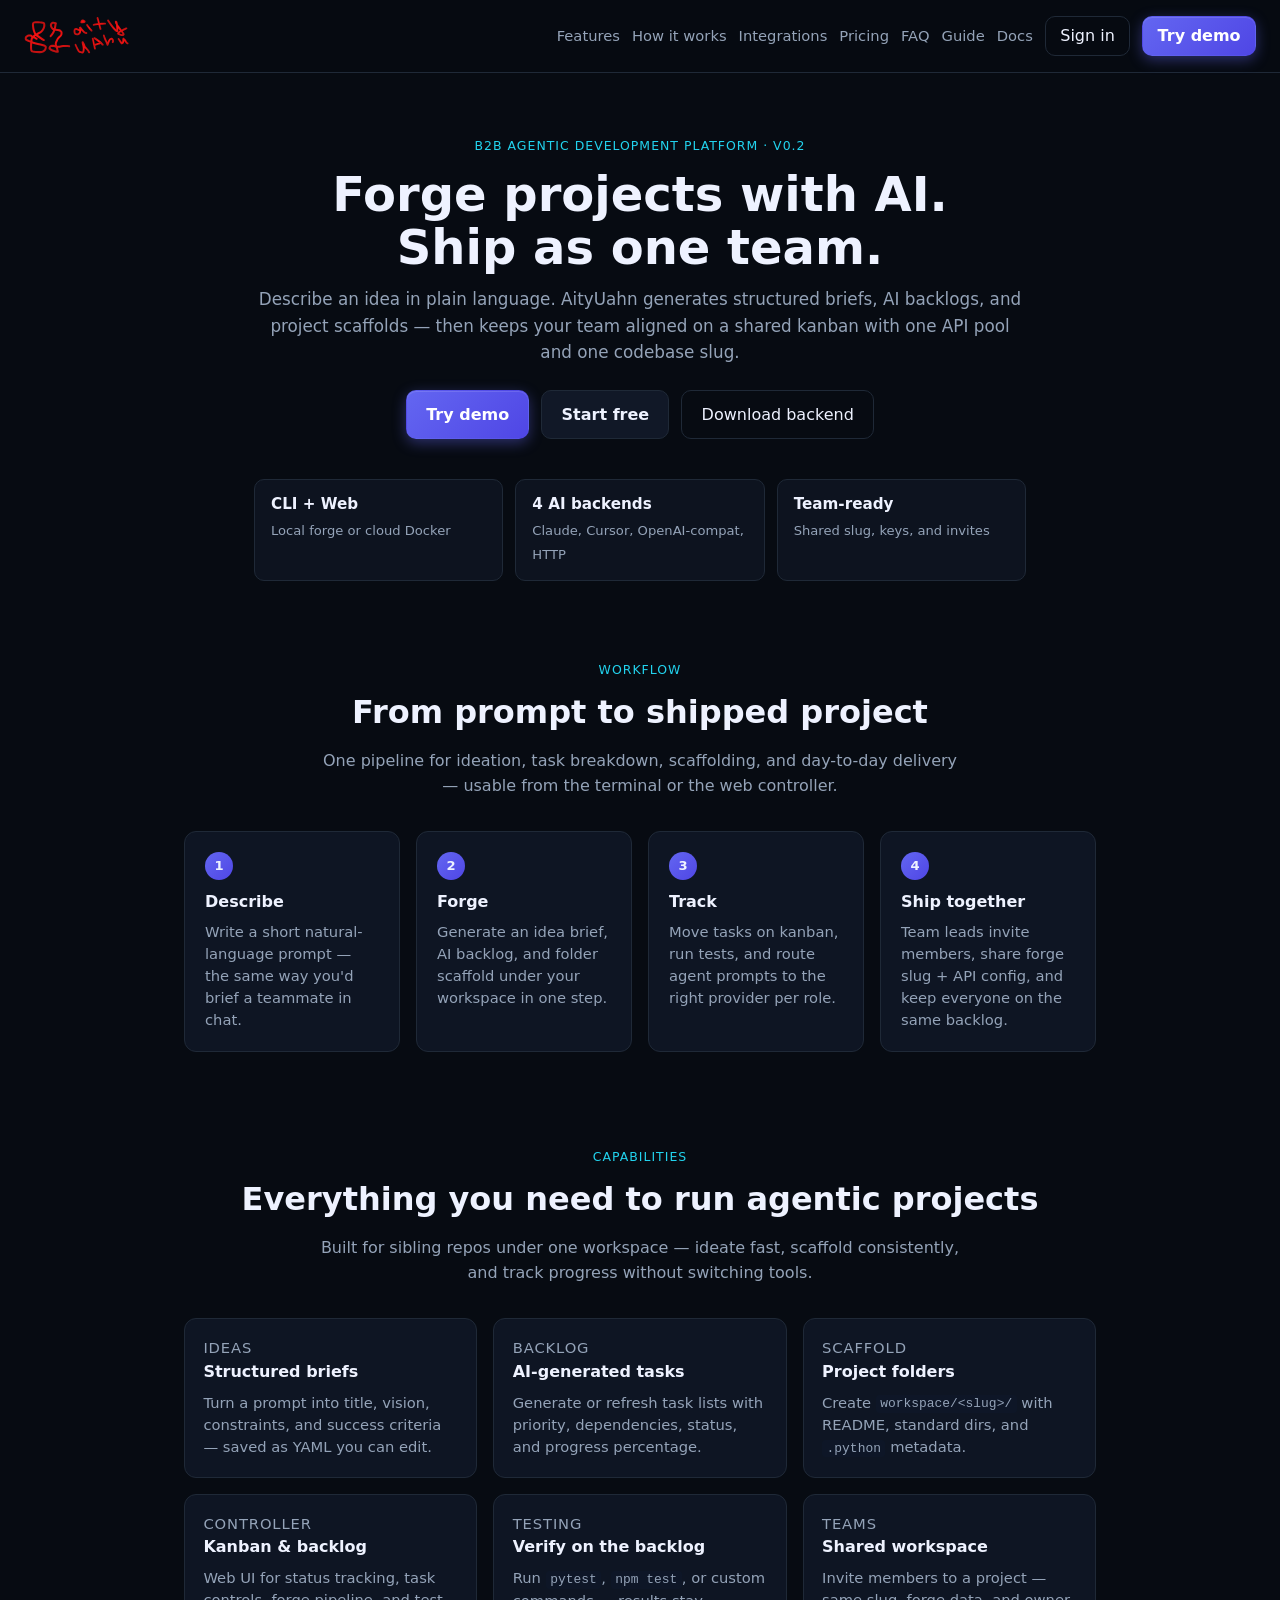
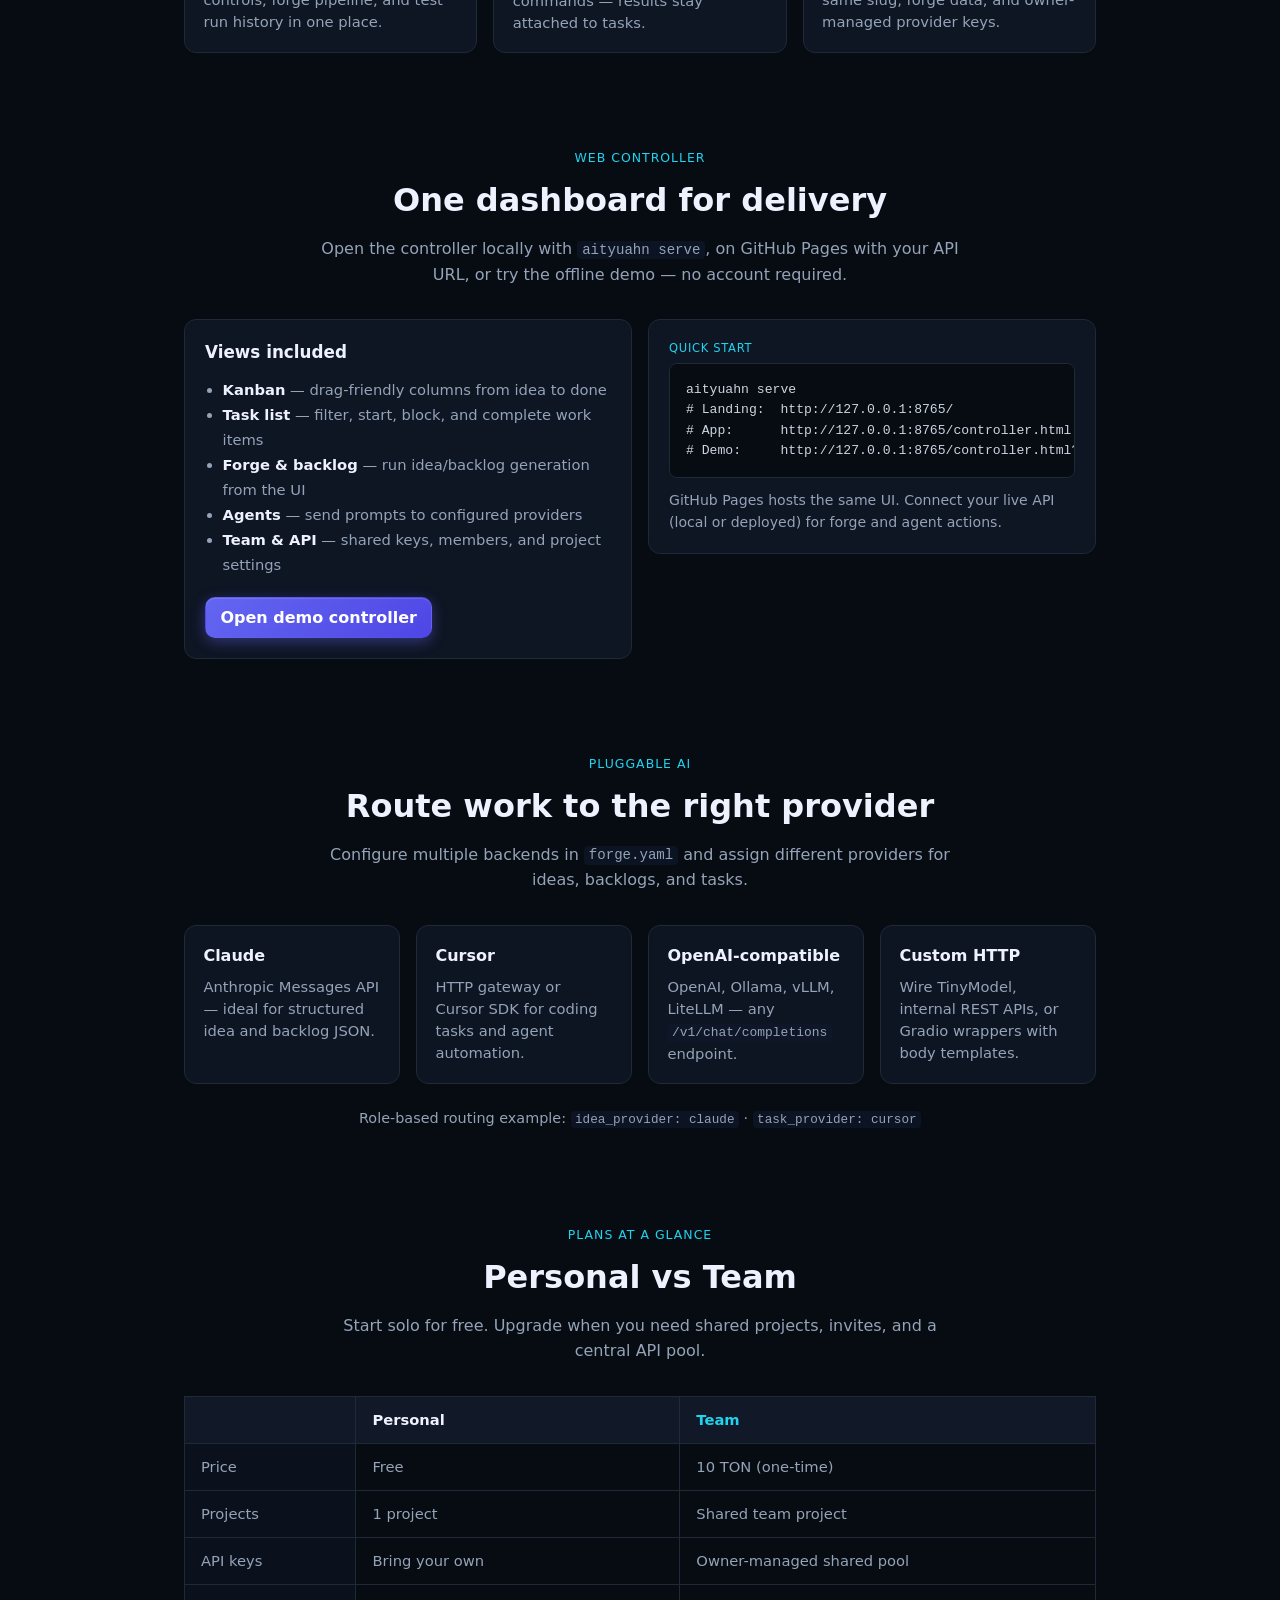
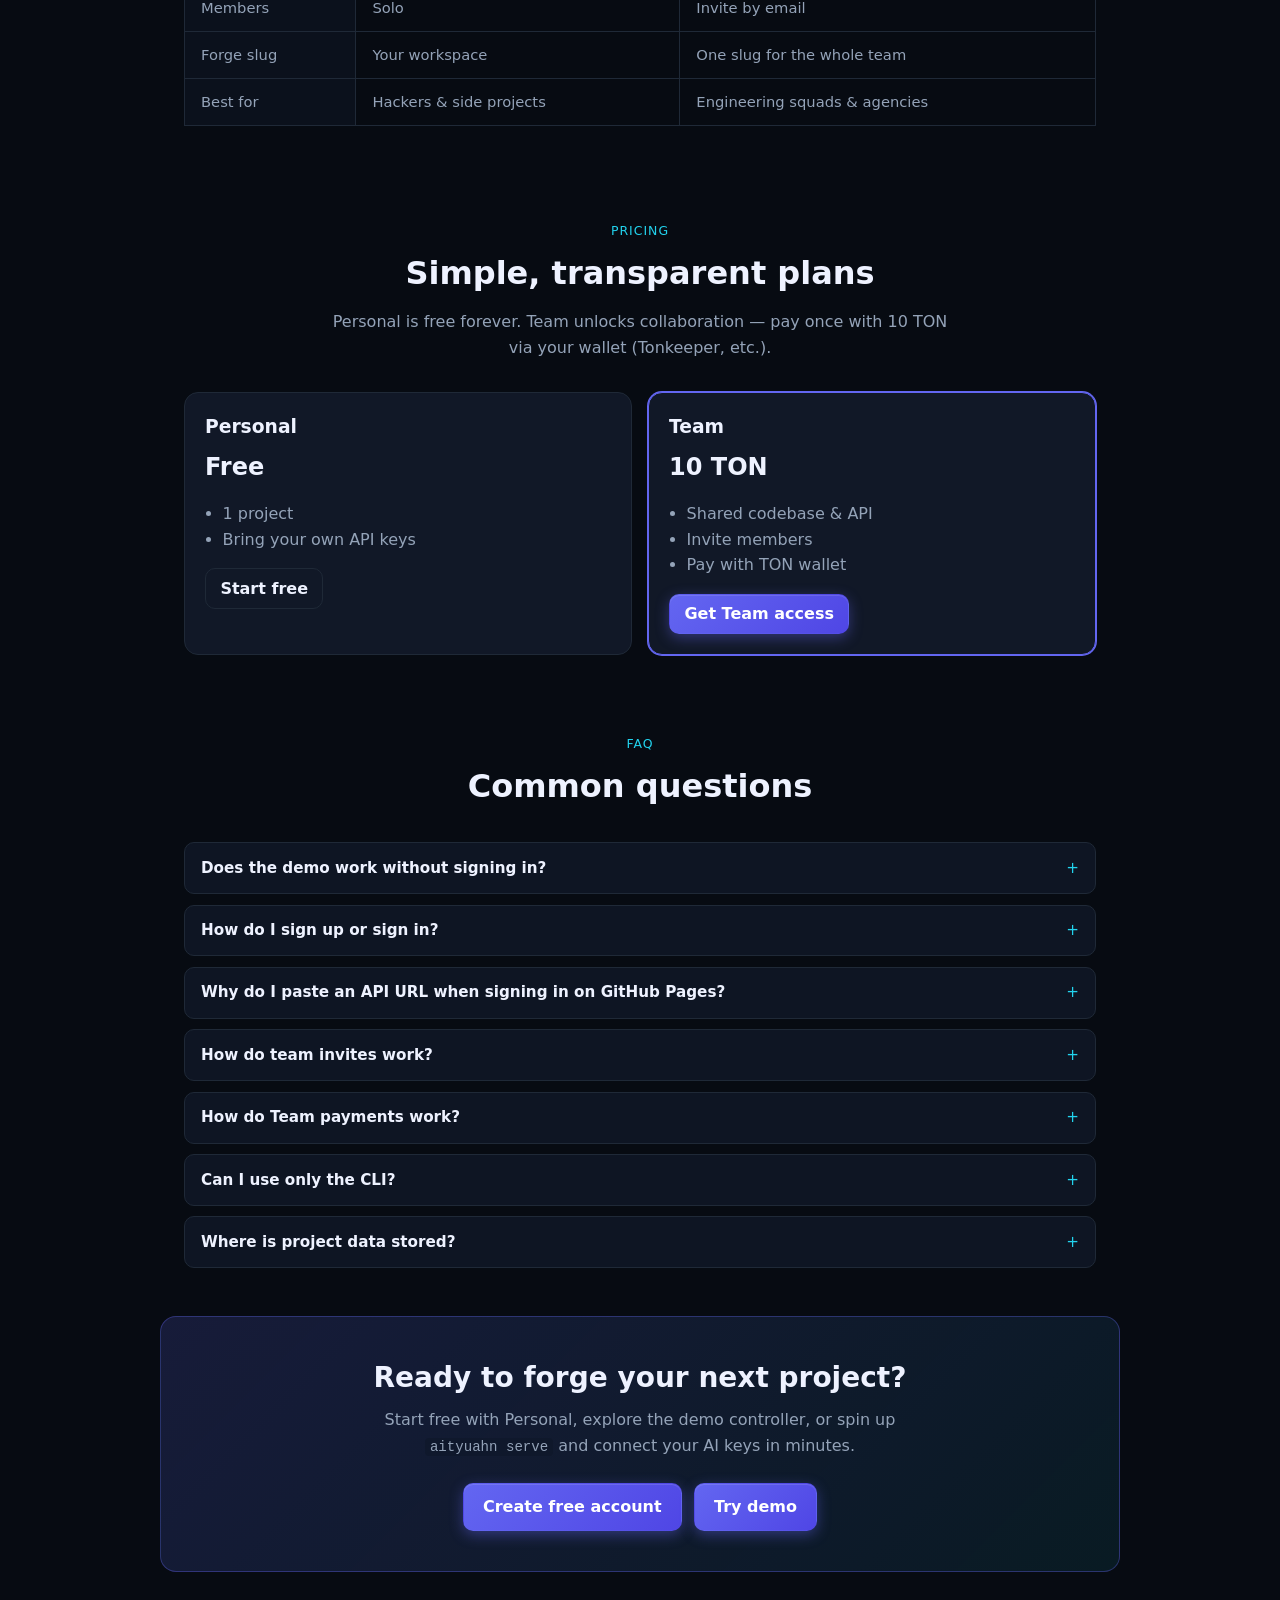
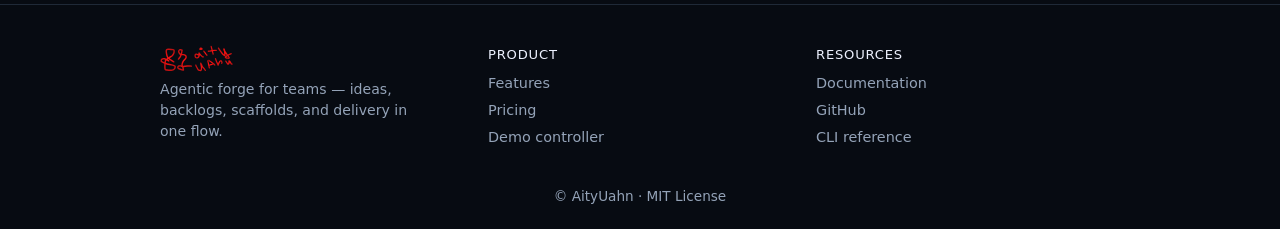
<file: docs/index.html>
<!DOCTYPE html>
<html lang="en">
<head>
  <meta charset="utf-8" />
  <meta name="viewport" content="width=device-width, initial-scale=1" />
  <meta name="description" content="AityUahn is a B2B agentic forge: turn prompts into ideas, backlogs, and scaffolds — then ship together on a shared kanban with Claude, Cursor, or your own AI stack." />
  <meta name="theme-color" content="#070b12" />
  <title>AityUahn — Agentic forge for teams</title>
  <link rel="icon" href="logo.svg" type="image/svg+xml" />
  <link rel="apple-touch-icon" href="logo.svg" />
  <link rel="stylesheet" href="landing.css" />
</head>
<body>
  <header class="lp-header">
    <a class="lp-logo" href="landing.html" aria-label="AityUahn home">
      <img src="logo.svg" alt="AityUahn" class="site-logo" height="40" />
    </a>
    <button type="button" class="lp-nav-toggle" id="navToggle" aria-expanded="false" aria-controls="lpNav">Menu</button>
    <nav class="lp-nav" id="lpNav">
      <a href="#features">Features</a>
      <a href="#how-it-works">How it works</a>
      <a href="#integrations">Integrations</a>
      <a href="#pricing">Pricing</a>
      <a href="#faq">FAQ</a>
      <a href="guide.html">Guide</a>
      <a href="docs.html">Docs</a>
      <button type="button" id="btnSignIn" class="lp-btn ghost">Sign in</button>
      <a href="controller.html?demo=1" class="lp-btn primary">Try demo</a>
    </nav>
  </header>

  <main>
    <section class="lp-hero">
      <p class="lp-eyebrow">B2B agentic development platform · v0.2</p>
      <h1>Forge projects with AI.<br />Ship as one team.</h1>
      <p class="lp-lead">Describe an idea in plain language. AityUahn generates structured briefs, AI backlogs, and project scaffolds — then keeps your team aligned on a shared kanban with one API pool and one codebase slug.</p>
      <p id="apiBanner" class="lp-banner hidden">Sign up and sign in open in the app. Start your local backend first — the controller walks you through setup on first run.</p>
      <div class="lp-cta">
        <a href="controller.html?demo=1" class="lp-btn primary lg">Try demo</a>
        <button type="button" id="btnHeroSignUp" class="lp-btn lg">Start free</button>
        <a href="docs.html#backend" class="lp-btn ghost lg">Download backend</a>
      </div>
      <ul class="lp-stats" aria-label="Platform highlights">
        <li><strong>CLI + Web</strong><span>Local forge or cloud Docker</span></li>
        <li><strong>4 AI backends</strong><span>Claude, Cursor, OpenAI-compat, HTTP</span></li>
        <li><strong>Team-ready</strong><span>Shared slug, keys, and invites</span></li>
      </ul>
    </section>

    <section id="how-it-works" class="lp-section lp-steps-section">
      <div class="lp-section-head">
        <p class="lp-eyebrow">Workflow</p>
        <h2>From prompt to shipped project</h2>
        <p class="lp-section-lead">One pipeline for ideation, task breakdown, scaffolding, and day-to-day delivery — usable from the terminal or the web controller.</p>
      </div>
      <ol class="lp-steps">
        <li>
          <span class="lp-step-num">1</span>
          <h3>Describe</h3>
          <p>Write a short natural-language prompt — the same way you'd brief a teammate in chat.</p>
        </li>
        <li>
          <span class="lp-step-num">2</span>
          <h3>Forge</h3>
          <p>Generate an idea brief, AI backlog, and folder scaffold under your workspace in one step.</p>
        </li>
        <li>
          <span class="lp-step-num">3</span>
          <h3>Track</h3>
          <p>Move tasks on kanban, run tests, and route agent prompts to the right provider per role.</p>
        </li>
        <li>
          <span class="lp-step-num">4</span>
          <h3>Ship together</h3>
          <p>Team leads invite members, share forge slug + API config, and keep everyone on the same backlog.</p>
        </li>
      </ol>
    </section>

    <section id="features" class="lp-section">
      <div class="lp-section-head">
        <p class="lp-eyebrow">Capabilities</p>
        <h2>Everything you need to run agentic projects</h2>
        <p class="lp-section-lead">Built for sibling repos under one workspace — ideate fast, scaffold consistently, and track progress without switching tools.</p>
      </div>
      <div class="lp-features">
        <article>
          <p class="lp-card-tag">Ideas</p>
          <h3>Structured briefs</h3>
          <p>Turn a prompt into title, vision, constraints, and success criteria — saved as YAML you can edit.</p>
        </article>
        <article>
          <p class="lp-card-tag">Backlog</p>
          <h3>AI-generated tasks</h3>
          <p>Generate or refresh task lists with priority, dependencies, status, and progress percentage.</p>
        </article>
        <article>
          <p class="lp-card-tag">Scaffold</p>
          <h3>Project folders</h3>
          <p>Create <code>workspace/&lt;slug&gt;/</code> with README, standard dirs, and <code>.python</code> metadata.</p>
        </article>
        <article>
          <p class="lp-card-tag">Controller</p>
          <h3>Kanban &amp; backlog</h3>
          <p>Web UI for status tracking, task controls, forge pipeline, and test run history in one place.</p>
        </article>
        <article>
          <p class="lp-card-tag">Testing</p>
          <h3>Verify on the backlog</h3>
          <p>Run <code>pytest</code>, <code>npm test</code>, or custom commands — results stay attached to tasks.</p>
        </article>
        <article>
          <p class="lp-card-tag">Teams</p>
          <h3>Shared workspace</h3>
          <p>Invite members to a project — same slug, forge data, and owner-managed provider keys.</p>
        </article>
      </div>
    </section>

    <section class="lp-section lp-controller-section">
      <div class="lp-section-head">
        <p class="lp-eyebrow">Web controller</p>
        <h2>One dashboard for delivery</h2>
        <p class="lp-section-lead">Open the controller locally with <code>aityuahn serve</code>, on GitHub Pages with your API URL, or try the offline demo — no account required.</p>
      </div>
      <div class="lp-controller-grid">
        <div class="lp-controller-panel">
          <h3>Views included</h3>
          <ul class="lp-checklist">
            <li><strong>Kanban</strong> — drag-friendly columns from idea to done</li>
            <li><strong>Task list</strong> — filter, start, block, and complete work items</li>
            <li><strong>Forge &amp; backlog</strong> — run idea/backlog generation from the UI</li>
            <li><strong>Agents</strong> — send prompts to configured providers</li>
            <li><strong>Team &amp; API</strong> — shared keys, members, and project settings</li>
          </ul>
          <a href="controller.html?demo=1" class="lp-btn primary">Open demo controller</a>
        </div>
        <div class="lp-controller-panel lp-controller-code">
          <p class="lp-card-tag">Quick start</p>
          <pre><code>aityuahn serve
# Landing:  http://127.0.0.1:8765/
# App:      http://127.0.0.1:8765/controller.html
# Demo:     http://127.0.0.1:8765/controller.html?demo=1</code></pre>
          <p class="lp-muted-note">GitHub Pages hosts the same UI. Connect your live API (local or deployed) for forge and agent actions.</p>
        </div>
      </div>
    </section>

    <section id="integrations" class="lp-section lp-integrations">
      <div class="lp-section-head">
        <p class="lp-eyebrow">Pluggable AI</p>
        <h2>Route work to the right provider</h2>
        <p class="lp-section-lead">Configure multiple backends in <code>forge.yaml</code> and assign different providers for ideas, backlogs, and tasks.</p>
      </div>
      <div class="lp-provider-grid">
        <article>
          <h3>Claude</h3>
          <p>Anthropic Messages API — ideal for structured idea and backlog JSON.</p>
        </article>
        <article>
          <h3>Cursor</h3>
          <p>HTTP gateway or Cursor SDK for coding tasks and agent automation.</p>
        </article>
        <article>
          <h3>OpenAI-compatible</h3>
          <p>OpenAI, Ollama, vLLM, LiteLLM — any <code>/v1/chat/completions</code> endpoint.</p>
        </article>
        <article>
          <h3>Custom HTTP</h3>
          <p>Wire TinyModel, internal REST APIs, or Gradio wrappers with body templates.</p>
        </article>
      </div>
      <p class="lp-section-foot">Role-based routing example: <code>idea_provider: claude</code> · <code>task_provider: cursor</code></p>
    </section>

    <section class="lp-section lp-compare-section">
      <div class="lp-section-head">
        <p class="lp-eyebrow">Plans at a glance</p>
        <h2>Personal vs Team</h2>
        <p class="lp-section-lead">Start solo for free. Upgrade when you need shared projects, invites, and a central API pool.</p>
      </div>
      <div class="lp-compare-wrap">
        <table class="lp-compare">
          <thead>
            <tr>
              <th scope="col"></th>
              <th scope="col">Personal</th>
              <th scope="col">Team</th>
            </tr>
          </thead>
          <tbody>
            <tr>
              <th scope="row">Price</th>
              <td>Free</td>
              <td>10 TON (one-time)</td>
            </tr>
            <tr>
              <th scope="row">Projects</th>
              <td>1 project</td>
              <td>Shared team project</td>
            </tr>
            <tr>
              <th scope="row">API keys</th>
              <td>Bring your own</td>
              <td>Owner-managed shared pool</td>
            </tr>
            <tr>
              <th scope="row">Members</th>
              <td>Solo</td>
              <td>Invite by email</td>
            </tr>
            <tr>
              <th scope="row">Forge slug</th>
              <td>Your workspace</td>
              <td>One slug for the whole team</td>
            </tr>
            <tr>
              <th scope="row">Best for</th>
              <td>Hackers &amp; side projects</td>
              <td>Engineering squads &amp; agencies</td>
            </tr>
          </tbody>
        </table>
      </div>
    </section>

    <section id="pricing" class="lp-section lp-pricing">
      <div class="lp-section-head">
        <p class="lp-eyebrow">Pricing</p>
        <h2>Simple, transparent plans</h2>
        <p class="lp-section-lead">Personal is free forever. Team unlocks collaboration — pay once with 10 TON via your wallet (Tonkeeper, etc.).</p>
      </div>
      <div class="lp-plans" id="pricingCards">Loading plans…</div>
    </section>

    <section id="faq" class="lp-section lp-faq-section">
      <div class="lp-section-head">
        <p class="lp-eyebrow">FAQ</p>
        <h2>Common questions</h2>
      </div>
      <div class="lp-faq">
        <details>
          <summary>Does the demo work without signing in?</summary>
          <p>Yes. <strong>Try demo</strong> opens the controller in offline mode with sample kanban data — no API or account needed. Forge, agents, and sign-in require a running <code>aityuahn serve</code> backend.</p>
        </details>
        <details>
          <summary>How do I sign up or sign in?</summary>
          <p>Click <strong>Start free</strong> or <strong>Sign in</strong>, enter your details, then follow the <strong>backend setup guide</strong> on the same page before connecting <code>aityuahn serve</code>. Registration completes after the API is live.</p>
        </details>
        <details>
          <summary>Why do I paste an API URL when signing in on GitHub Pages?</summary>
          <p>GitHub Pages hosts the static UI only. On first run the controller asks for your backend URL after you start <code>aityuahn serve</code> on your machine (or use a deployed API). Registration and JWT auth run on that backend.</p>
        </details>
        <details>
          <summary>How do team invites work?</summary>
          <p>After Team plan is active, create a team project and invite members by email (they must register first). The project owner sets shared API keys under <strong>Team &amp; API</strong> so everyone uses the same provider config and codebase slug.</p>
        </details>
        <details>
          <summary>How do Team payments work?</summary>
          <p>Click <strong>Pay 10 TON — Team plan</strong> in the controller. You receive a wallet address, amount, and a unique payment ID. Send exactly 10 TON with that ID as the transfer comment (memo). The backend polls your wallet via <a href="https://toncenter.com">toncenter</a> and activates Team when the deposit arrives — same flow as the <a href="https://github.com/toncenter/examples/blob/main/deposits.js">toncenter deposits example</a>.</p>
        </details>
        <details>
          <summary>Can I use only the CLI?</summary>
          <p>Absolutely. The full forge lifecycle — <code>aityuahn idea</code>, <code>backlog</code>, <code>forge</code>, <code>task</code>, <code>test</code> — works without the web UI. The controller is optional for visual tracking and team features.</p>
        </details>
        <details>
          <summary>Where is project data stored?</summary>
          <p>Ideas and backlogs live in <code>.python/ideas</code> and <code>.python/backlogs</code>. Scaffolded repos sit under your configured <code>workspace_root</code>. SaaS accounts and team metadata are stored by the serve backend.</p>
        </details>
      </div>
    </section>

    <section class="lp-cta-band">
      <h2>Ready to forge your next project?</h2>
      <p>Start free with Personal, explore the demo controller, or spin up <code>aityuahn serve</code> and connect your AI keys in minutes.</p>
      <div class="lp-cta">
        <button type="button" id="btnCtaSignUp" class="lp-btn primary lg">Create free account</button>
        <a href="controller.html?demo=1" class="lp-btn primary lg">Try demo</a>
      </div>
    </section>
  </main>

  <footer class="lp-footer">
    <div class="lp-footer-grid">
      <div>
        <p class="lp-footer-brand">
          <img src="logo.svg" alt="AityUahn" class="site-logo site-logo--footer" height="24" />
        </p>
        <p class="lp-footer-tagline">Agentic forge for teams — ideas, backlogs, scaffolds, and delivery in one flow.</p>
      </div>
      <div>
        <p class="lp-footer-heading">Product</p>
        <a href="#features">Features</a>
        <a href="#pricing">Pricing</a>
        <a href="controller.html?demo=1">Demo controller</a>
      </div>
      <div>
        <p class="lp-footer-heading">Resources</p>
        <a href="docs.html">Documentation</a>
        <a href="https://github.com/HyperlinksSpace/AityUahn">GitHub</a>
        <a href="https://github.com/HyperlinksSpace/AityUahn/blob/main/README.md">CLI reference</a>
      </div>
    </div>
    <p class="lp-footer-copy">© AityUahn · MIT License</p>
  </footer>

  <dialog id="authDialog" class="lp-dialog">
    <form method="dialog" id="authForm">
      <h2 id="authTitle">Sign in</h2>
      <p id="authBackendHint" class="lp-hint hidden">After you continue, connect your backend on the next screen to finish sign-in.</p>
      <label>Name<input id="authName" placeholder="Your name" /></label>
      <label>Email<input id="authEmail" type="email" required placeholder="you@company.com" /></label>
      <label>Password<input id="authPassword" type="password" required minlength="6" /></label>
      <label id="authPlanWrap" class="hidden">Plan
        <select id="authPlan">
          <option value="personal">Personal (free)</option>
          <option value="team">Team (trial)</option>
        </select>
      </label>
      <p id="authError" class="lp-error hidden"></p>
      <div class="lp-dialog-actions">
        <button type="button" id="authToggle" class="lp-btn ghost">Create account</button>
        <button type="submit" class="lp-btn primary">Continue</button>
      </div>
    </form>
  </dialog>

  <div id="lpSetupOverlay" class="lp-setup-overlay hidden">
    <div class="lp-setup-card">
      <h2 id="lpSetupTitle">Connect backend to sign in</h2>
      <p id="lpSetupLead" class="muted">Sign-in and registration run on aityuahn serve — not on GitHub Pages. Download the backend, run it locally (or deploy it), then paste the API URL below.</p>
      <div class="lp-setup-actions">
        <a id="lpSetupBackendExe" class="lp-btn primary" href="https://github.com/HyperlinksSpace/AityUahn/releases/latest/download/aityuahn-installer.exe">Download Windows installer (.exe)</a>
        <a id="lpSetupBackendZip" class="lp-btn" href="https://github.com/HyperlinksSpace/AityUahn/archive/refs/heads/main.zip">Download ZIP</a>
        <a id="lpSetupBackendRepo" class="lp-btn" href="https://github.com/HyperlinksSpace/AityUahn">View on GitHub</a>
        <a id="lpSetupBackendRelease" class="lp-btn ghost" href="https://github.com/HyperlinksSpace/AityUahn/releases/latest">All releases</a>
        <a class="lp-btn ghost" href="docs.html#backend">Full setup guide</a>
      </div>
      <h3 class="lp-setup-subhead">One-line install (recommended)</h3>
      <div class="install-cmd">
        <label>Windows — PowerShell</label>
        <div class="install-cmd-row">
          <code id="lpInstallCmdPs1" class="install-cmd-text">irm https://raw.githubusercontent.com/HyperlinksSpace/AityUahn/main/scripts/install.ps1 | iex</code>
          <button type="button" class="lp-btn ghost" data-copy-target="lpInstallCmdPs1">Copy</button>
        </div>
        <label>Git Bash / WSL / macOS</label>
        <div class="install-cmd-row">
          <code id="lpInstallCmdSh" class="install-cmd-text">curl -LsSf https://raw.githubusercontent.com/HyperlinksSpace/AityUahn/main/scripts/install.sh | sh</code>
          <button type="button" class="lp-btn ghost" data-copy-target="lpInstallCmdSh">Copy</button>
        </div>
        <p class="lp-hint">Installs to <code>%USERPROFILE%\AityUahn</code>. Then run <code>serve.bat</code> or <code>aityuahn serve</code>.</p>
      </div>
      <h3 class="lp-setup-subhead">Manual steps</h3>
      <ol class="lp-setup-steps">
        <li>Extract the ZIP or <code>git clone</code> the repo, then <code>cd AityUahn</code></li>
        <li><code>python -m venv .venv</code> — activate: <code>source .venv/Scripts/activate</code> (Git Bash) or <code>.\.venv\Scripts\Activate.ps1</code> (PowerShell)</li>
        <li><code>pip install -e ".[dev]"</code> — then <code>aityuahn init</code></li>
        <li><code>cp config/forge.example.yaml forge.yaml</code> and <code>cp .env.example .env</code></li>
        <li><code>aityuahn serve</code> — API at <code id="lpSetupDefaultApi">http://127.0.0.1:8765</code></li>
        <li>Verify: <code id="lpSetupHealthUrl">http://127.0.0.1:8765/api/health</code></li>
      </ol>
      <label for="lpSetupApiInput">Backend URL (paste here after serve is running)</label>
      <input id="lpSetupApiInput" placeholder="http://127.0.0.1:8765" />
      <p id="lpSetupError" class="lp-error hidden"></p>
      <div class="lp-dialog-actions">
        <button type="button" id="lpSetupDemo" class="lp-btn ghost">Try offline demo</button>
        <button type="button" id="lpSetupConnect" class="lp-btn primary">Connect backend</button>
      </div>
      <p id="lpSetupNote" class="lp-hint">After you connect, your sign-in form opens automatically with the details you already entered.</p>
    </div>
  </div>

  <script src="auth.js"></script>
  <script src="setup.js"></script>
  <script src="landing.js"></script>
</body>
</html>
</file>
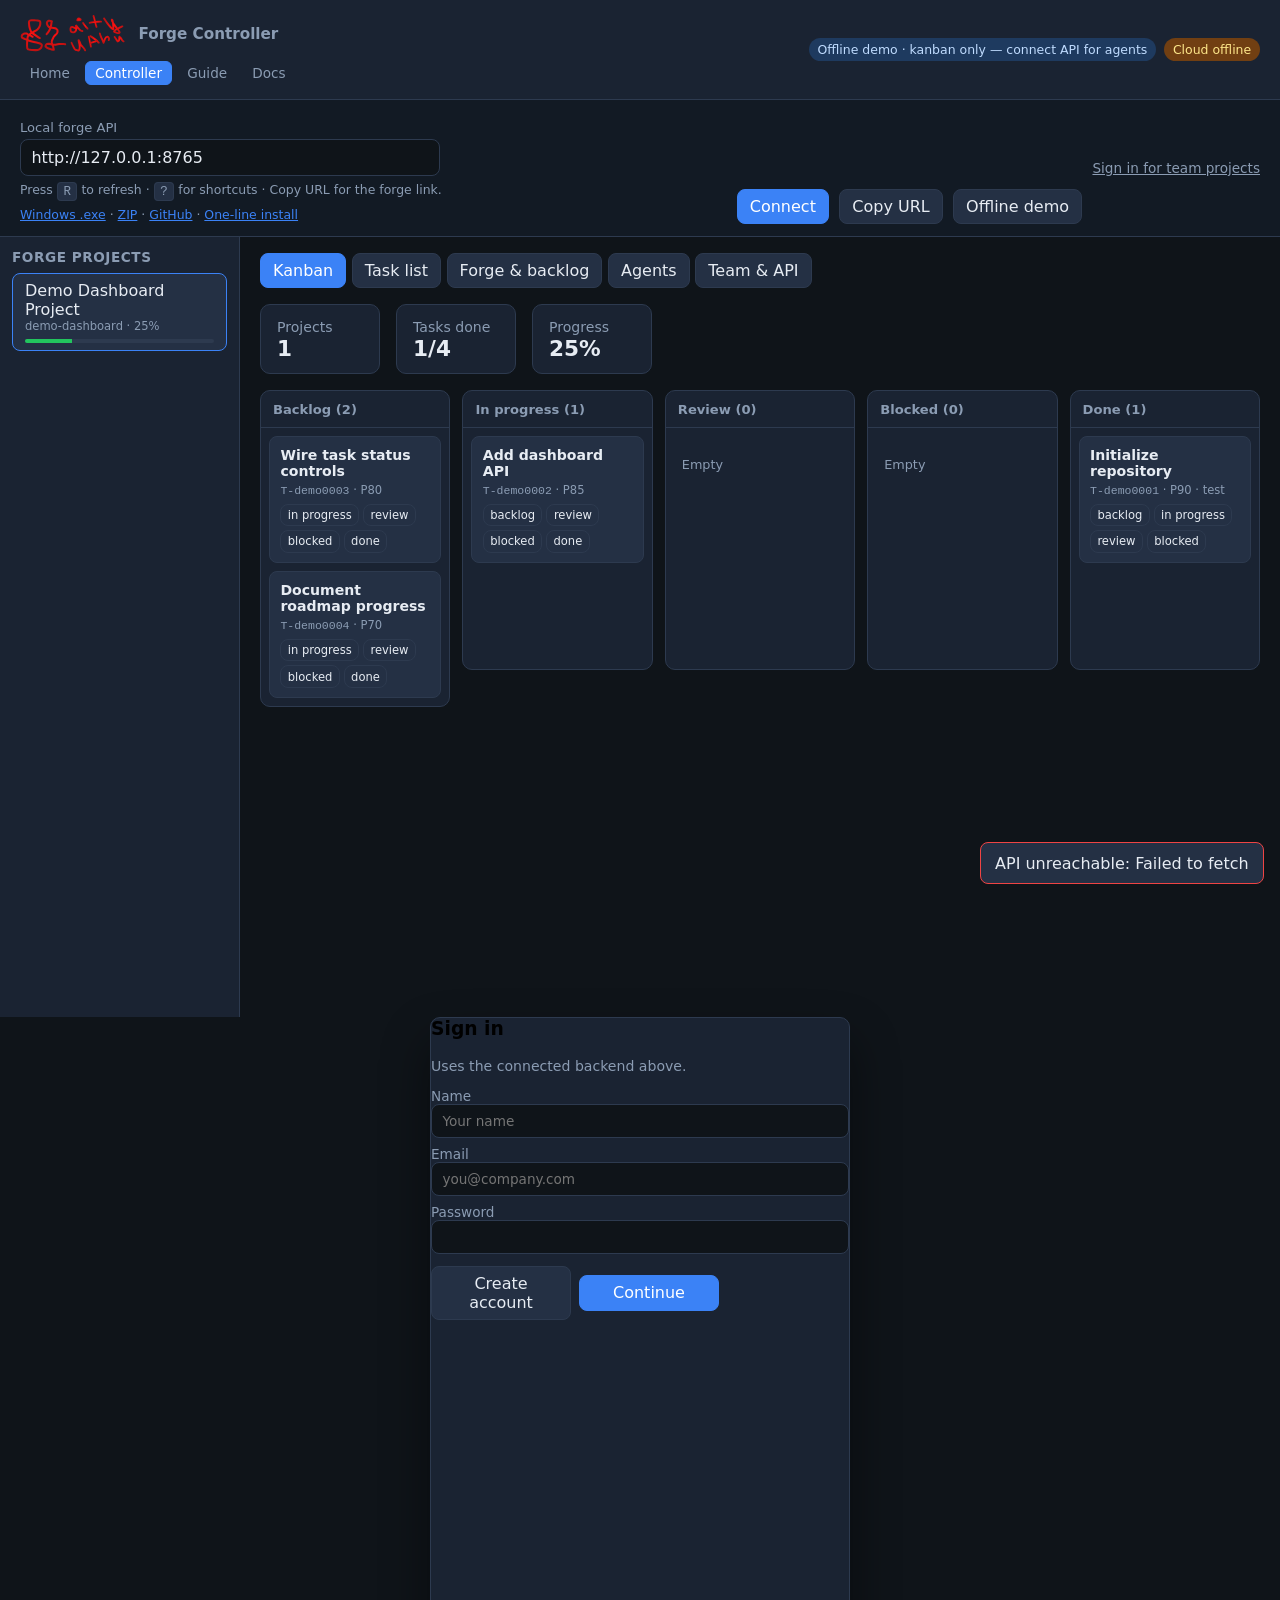
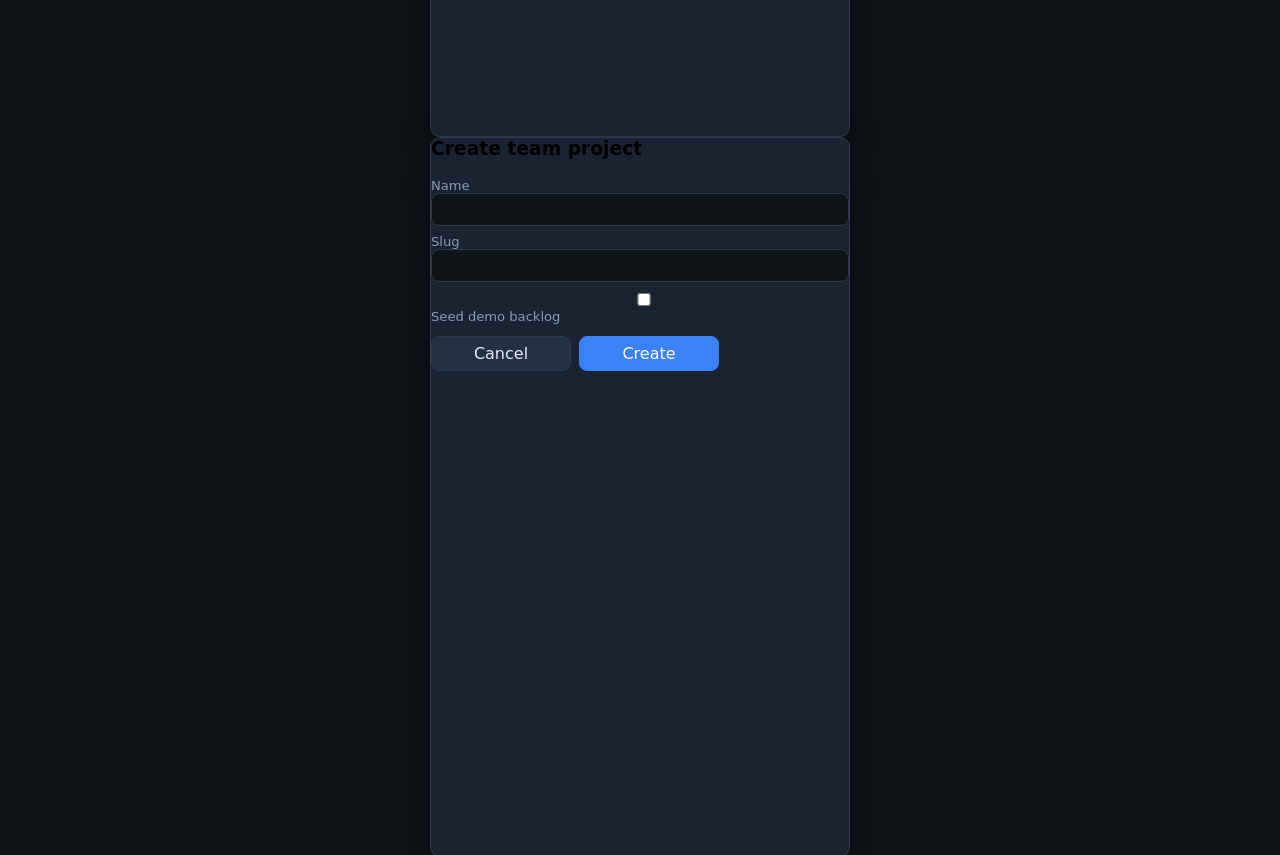
<file: docs/controller.html>
<!DOCTYPE html>
<html lang="en">
<head>
  <meta charset="utf-8" />
  <meta name="viewport" content="width=device-width, initial-scale=1" />
  <title>AityUahn — Forge Controller</title>
  <link rel="icon" href="logo.svg" type="image/svg+xml" />
  <link rel="apple-touch-icon" href="logo.svg" />
  <link rel="stylesheet" href="styles.css" />
</head>
<body>
  <header class="app-header">
    <div class="app-header-brand">
      <a href="landing.html" class="app-logo-link" aria-label="AityUahn home">
        <img src="logo.svg" alt="" class="site-logo" height="40" />
      </a>
      <p class="app-header-title">Forge Controller</p>
      <nav class="header-nav">
        <a href="landing.html">Home</a>
        <a href="controller.html" class="active">Controller</a>
        <a href="guide.html">Guide</a>
        <a href="docs.html">Docs</a>
      </nav>
    </div>
    <div class="header-right">
      <span id="userBadge" class="user-badge hidden"></span>
      <button type="button" id="btnSignIn" class="hidden">Sign in</button>
      <span id="statusPill" class="status-pill">Connecting…</span>
      <span id="saasStatusPill" class="status-pill hidden" title="Cloud SaaS API"></span>
      <button type="button" id="btnSignOut" class="hidden">Sign out</button>
    </div>
  </header>

  <div class="connect-bar">
    <div style="flex:1;min-width:200px">
      <label for="apiBaseInput">Local forge API</label>
      <input id="apiBaseInput" placeholder="http://127.0.0.1:8765" />
      <p class="connect-hint muted">Press <kbd>R</kbd> to refresh · <kbd>?</kbd> for shortcuts · Copy URL for the forge link.</p>
      <p class="connect-hint muted">
        <a id="linkBackendExe" href="https://github.com/HyperlinksSpace/AityUahn/releases/latest/download/aityuahn-installer.exe">Windows .exe</a>
        · <a id="linkBackendZip" href="https://github.com/HyperlinksSpace/AityUahn/archive/refs/heads/main.zip">ZIP</a>
        · <a id="linkBackendRepo" href="https://github.com/HyperlinksSpace/AityUahn">GitHub</a>
        · <a href="docs.html#install-one-line">One-line install</a>
      </p>
    </div>
    <button type="button" id="btnConnect" class="primary">Connect</button>
    <button type="button" id="btnCopyForgeUrl" title="Copy forge API URL">Copy URL</button>
    <button type="button" id="btnDemoMode">Offline demo</button>
    <a href="landing.html" class="muted" style="align-self:center;font-size:0.85rem">Sign in for team projects</a>
  </div>

  <div id="blockedOverlay" class="blocked-overlay hidden">
    <div class="blocked-card setup-card setup-card-wide" role="dialog" aria-modal="true" aria-labelledby="setupTitle">
      <div class="setup-card-header">
        <h2 id="setupTitle">First run — download &amp; start the backend</h2>
        <button type="button" id="btnOverlayClose" class="setup-close" aria-label="Close setup dialog" onclick="window.AityCloseSetup && window.AityCloseSetup()">×</button>
      </div>
      <div class="setup-card-scroll">
        <p id="setupLead" class="muted">The controller UI can run on GitHub Pages, but forge, agents, and accounts need the Python API (<code>aityuahn serve</code>) on your machine or a deployed host.</p>
        <div class="setup-actions">
          <a id="overlayBackendExe" class="primary setup-btn" href="https://github.com/HyperlinksSpace/AityUahn/releases/latest/download/aityuahn-installer.exe">Download Windows installer (.exe)</a>
          <a id="overlayBackendZip" class="setup-btn" href="https://github.com/HyperlinksSpace/AityUahn/archive/refs/heads/main.zip">Download ZIP</a>
          <a id="overlayBackendRepo" class="setup-btn" href="https://github.com/HyperlinksSpace/AityUahn">View on GitHub</a>
          <a id="overlayBackendRelease" class="setup-btn" href="https://github.com/HyperlinksSpace/AityUahn/releases/latest">All releases</a>
          <a class="setup-btn" href="docs.html#backend">Full setup guide</a>
        </div>
        <h3 class="setup-subhead">One-line install (recommended)</h3>
        <div class="install-cmd">
          <label>Windows — PowerShell</label>
          <div class="install-cmd-row">
            <code id="installCmdPs1" class="install-cmd-text">irm https://raw.githubusercontent.com/HyperlinksSpace/AityUahn/main/scripts/install.ps1 | iex</code>
            <button type="button" class="setup-btn" data-copy-target="installCmdPs1">Copy</button>
          </div>
          <label>Git Bash / WSL / macOS</label>
          <div class="install-cmd-row">
            <code id="installCmdSh" class="install-cmd-text">curl -LsSf https://raw.githubusercontent.com/HyperlinksSpace/AityUahn/main/scripts/install.sh | sh</code>
            <button type="button" class="setup-btn" data-copy-target="installCmdSh">Copy</button>
          </div>
          <p class="muted install-cmd-note">Installs to <code>%USERPROFILE%\AityUahn</code> on Windows. Then run <code>serve.bat</code> or <code>aityuahn serve</code>.</p>
        </div>
        <h3 class="setup-subhead">Manual install</h3>
        <ol class="setup-steps">
          <li>Extract the ZIP or <code>git clone</code> the repo, then <code>cd AityUahn</code></li>
          <li><code>python -m venv .venv</code> — activate: <code>source .venv/Scripts/activate</code> (Git Bash) or <code>.\.venv\Scripts\Activate.ps1</code> (PowerShell)</li>
          <li><code>pip install -e ".[dev]"</code> — then <code>aityuahn init</code> to confirm the CLI</li>
          <li><code>cp config/forge.example.yaml forge.yaml</code> and <code>cp .env.example .env</code> — set <code>workspace_root</code> and API keys (keys optional for sign-up only)</li>
          <li><code>aityuahn serve</code> — API at <code id="overlayDefaultApi">http://127.0.0.1:8765</code> (try <code>aityuahn serve --demo</code> for sample data)</li>
          <li>Verify: open <code id="overlayHealthUrl">http://127.0.0.1:8765/api/health</code> or run <code>curl http://127.0.0.1:8765/api/health</code></li>
        </ol>
      </div>
      <footer class="setup-card-footer">
        <label for="overlayApiInput">Backend URL (paste here after serve is running)</label>
        <input id="overlayApiInput" placeholder="http://127.0.0.1:8765" />
        <div class="setup-footer-actions">
          <button type="button" id="btnOverlayConnect" class="primary">Connect</button>
          <button type="button" id="btnOverlayDemo">Try offline demo</button>
          <button type="button" id="btnOverlayCloseFooter" class="setup-btn" onclick="window.AityCloseSetup && window.AityCloseSetup()">Close</button>
          <button type="button" id="btnOverlaySignIn">Sign in / Register</button>
        </div>
        <p id="setupNote" class="muted setup-note">After connecting, complete sign-in or registration in the dialog. Team features require an account. See <a href="docs.html#test-ui">docs</a> for a full UI test checklist.</p>
      </footer>
    </div>
  </div>

  <div class="app-shell">
    <aside class="sidebar">
      <h2>Forge projects</h2>
      <ul id="projectList" class="project-list"></ul>
      <div id="teamProjectList" class="hidden">
        <h2 style="margin-top:1rem">Your teams</h2>
        <ul id="saasProjectList" class="project-list"></ul>
      </div>
      <button type="button" id="btnNewProject" class="primary hidden" style="width:100%;margin-top:0.5rem">+ New project</button>
      <p class="muted" id="sidebarHint">Connect API to list projects</p>
    </aside>

    <main class="main">
      <div class="view-tabs">
        <button type="button" data-view="kanban" class="active">Kanban</button>
        <button type="button" data-view="tasks">Task list</button>
        <button type="button" data-view="forge">Forge &amp; backlog</button>
        <button type="button" data-view="agents">Agents</button>
        <button type="button" data-view="team">Team &amp; API</button>
      </div>

      <div class="summary-row" id="summaryRow"></div>

      <section id="viewKanban" class="view">
        <div id="kanbanBoard" class="kanban"></div>
      </section>

      <section id="viewTasks" class="view hidden">
        <div class="panel">
          <h3>Add task</h3>
          <label>Title</label>
          <input id="taskTitle" placeholder="Implement auth middleware" />
          <label>Description</label>
          <textarea id="taskDesc" rows="2"></textarea>
          <button type="button" id="btnAddTask" class="primary" style="margin-top:0.75rem">Add task</button>
        </div>
        <div id="taskTableWrap"></div>
      </section>

      <section id="viewForge" class="view hidden">
        <div class="panel">
          <h3>Full forge (idea → backlog → scaffold)</h3>
          <textarea id="forgePrompt" rows="3" placeholder="Describe the project to forge…"></textarea>
          <label>Slug (optional)</label>
          <input id="forgeSlug" placeholder="my-project" />
          <div class="row" style="margin-top:0.5rem">
            <label><input type="checkbox" id="forgeScaffold" checked /> Scaffold</label>
            <label><input type="checkbox" id="forgeBacklog" checked /> AI backlog</label>
          </div>
          <button type="button" id="btnForge" class="primary" style="margin-top:0.75rem">Run forge</button>
          <div id="outForge" class="output-box hidden"></div>
        </div>
        <div class="panel">
          <h3>Backlog</h3>
          <div class="row">
            <button type="button" id="btnBacklogRefresh">Refresh</button>
            <button type="button" id="btnBacklogGen" class="primary">Generate (AI)</button>
            <button type="button" id="btnRunTests">Run tests</button>
          </div>
          <div id="outBacklog" class="output-box hidden"></div>
        </div>
      </section>

      <section id="viewAgents" class="view hidden">
        <div class="panel">
          <h3>Agent prompt</h3>
          <select id="agentProvider"></select>
          <label>System</label>
          <input id="agentSystem" placeholder="Optional system prompt" />
          <label>Prompt</label>
          <textarea id="agentPrompt" rows="4"></textarea>
          <button type="button" id="btnAgentSend" class="primary" style="margin-top:0.75rem">Send</button>
          <div id="outAgent" class="output-box hidden"></div>
        </div>
      </section>

      <section id="viewTeam" class="view hidden">
        <div class="panel">
          <h3>Team members</h3>
          <p class="muted">Team plan lets the project owner share one codebase and API pool with members.</p>
          <div id="memberList" class="output-box" style="max-height:140px">Sign in and select a team project.</div>
          <label>Invite by email</label>
          <div class="row">
            <input id="inviteEmail" placeholder="teammate@company.com" />
            <button type="button" id="btnInvite" class="primary">Invite</button>
          </div>
          <button type="button" id="btnUpgradeTeam" class="hidden" style="margin-top:0.75rem">Pay for Team plan</button>
          <div id="tonPaymentPanel" class="ton-payment hidden">
            <h4>Complete Team payment</h4>
            <p class="muted">Send exactly <strong id="tonAmount">—</strong> TON with the payment ID as the transfer comment (memo).</p>
            <label>Wallet address</label>
            <div class="row">
              <input id="tonWallet" readonly />
              <button type="button" id="btnCopyWallet">Copy</button>
            </div>
            <label>Payment ID (comment / memo)</label>
            <div class="row">
              <input id="tonComment" readonly />
              <button type="button" id="btnCopyComment">Copy</button>
            </div>
            <div class="row" style="margin-top:0.75rem">
              <a id="tonDeeplink" class="primary" href="#" target="_blank" rel="noopener" style="display:inline-flex;align-items:center;padding:0.45rem 0.9rem;text-decoration:none;border-radius:8px">Open in TON wallet</a>
              <button type="button" id="btnCheckPayment">Check payment</button>
            </div>
            <p id="tonPaymentStatus" class="muted" style="margin-top:0.5rem"></p>
          </div>
        </div>
        <div class="panel">
          <h3>Shared API (team owner)</h3>
          <p class="muted">Provider keys set here are used by all members for agent &amp; forge calls on this project.</p>
          <label>Default provider</label>
          <input id="teamDefaultProvider" value="claude" />
          <label>Provider config (JSON array)</label>
          <textarea id="teamApiJson" rows="6" placeholder='[{"id":"claude","kind":"claude","enabled":true,"api_key_env":"ANTHROPIC_API_KEY"}]'></textarea>
          <button type="button" id="btnSaveApi" class="primary" style="margin-top:0.75rem">Save shared API</button>
          <div id="outTeamApi" class="output-box hidden"></div>
        </div>
      </section>
    </main>
  </div>

  <dialog id="authDialog" class="blocked-card" style="border:1px solid var(--border);max-width:420px">
    <form method="dialog" id="authForm">
      <h3 id="authTitle" style="margin-top:0">Sign in</h3>
      <p class="muted" id="authHint">Uses the connected backend above.</p>
      <label>Name<input id="authName" placeholder="Your name" /></label>
      <label>Email<input id="authEmail" type="email" required placeholder="you@company.com" /></label>
      <label>Password<input id="authPassword" type="password" required minlength="6" /></label>
      <label id="authPlanWrap" class="hidden">Plan
        <select id="authPlan">
          <option value="personal">Personal (free)</option>
          <option value="team">Team</option>
        </select>
      </label>
      <p id="authError" class="toast error" style="position:static;display:none;margin-top:0.5rem"></p>
      <div class="row" style="margin-top:0.75rem">
        <button type="button" id="authToggle">Create account</button>
        <button type="submit" class="primary">Continue</button>
      </div>
    </form>
  </dialog>

  <dialog id="newProjectDialog" class="blocked-card" style="border:1px solid var(--border);max-width:420px">
    <form method="dialog" id="newProjectForm">
      <h3 style="margin-top:0">Create team project</h3>
      <label>Name<input id="newProjName" required /></label>
      <label>Slug<input id="newProjSlug" required pattern="[a-z0-9-]+" /></label>
      <label><input type="checkbox" id="newProjDemo" /> Seed demo backlog</label>
      <div class="row" style="margin-top:0.75rem">
        <button type="button" id="btnCancelProject">Cancel</button>
        <button type="submit" class="primary">Create</button>
      </div>
    </form>
  </dialog>

  <div id="toast" class="toast"></div>
  <script src="auth.js"></script>
  <script src="setup.js"></script>
  <script src="app.js"></script>
</body>
</html>
</file>
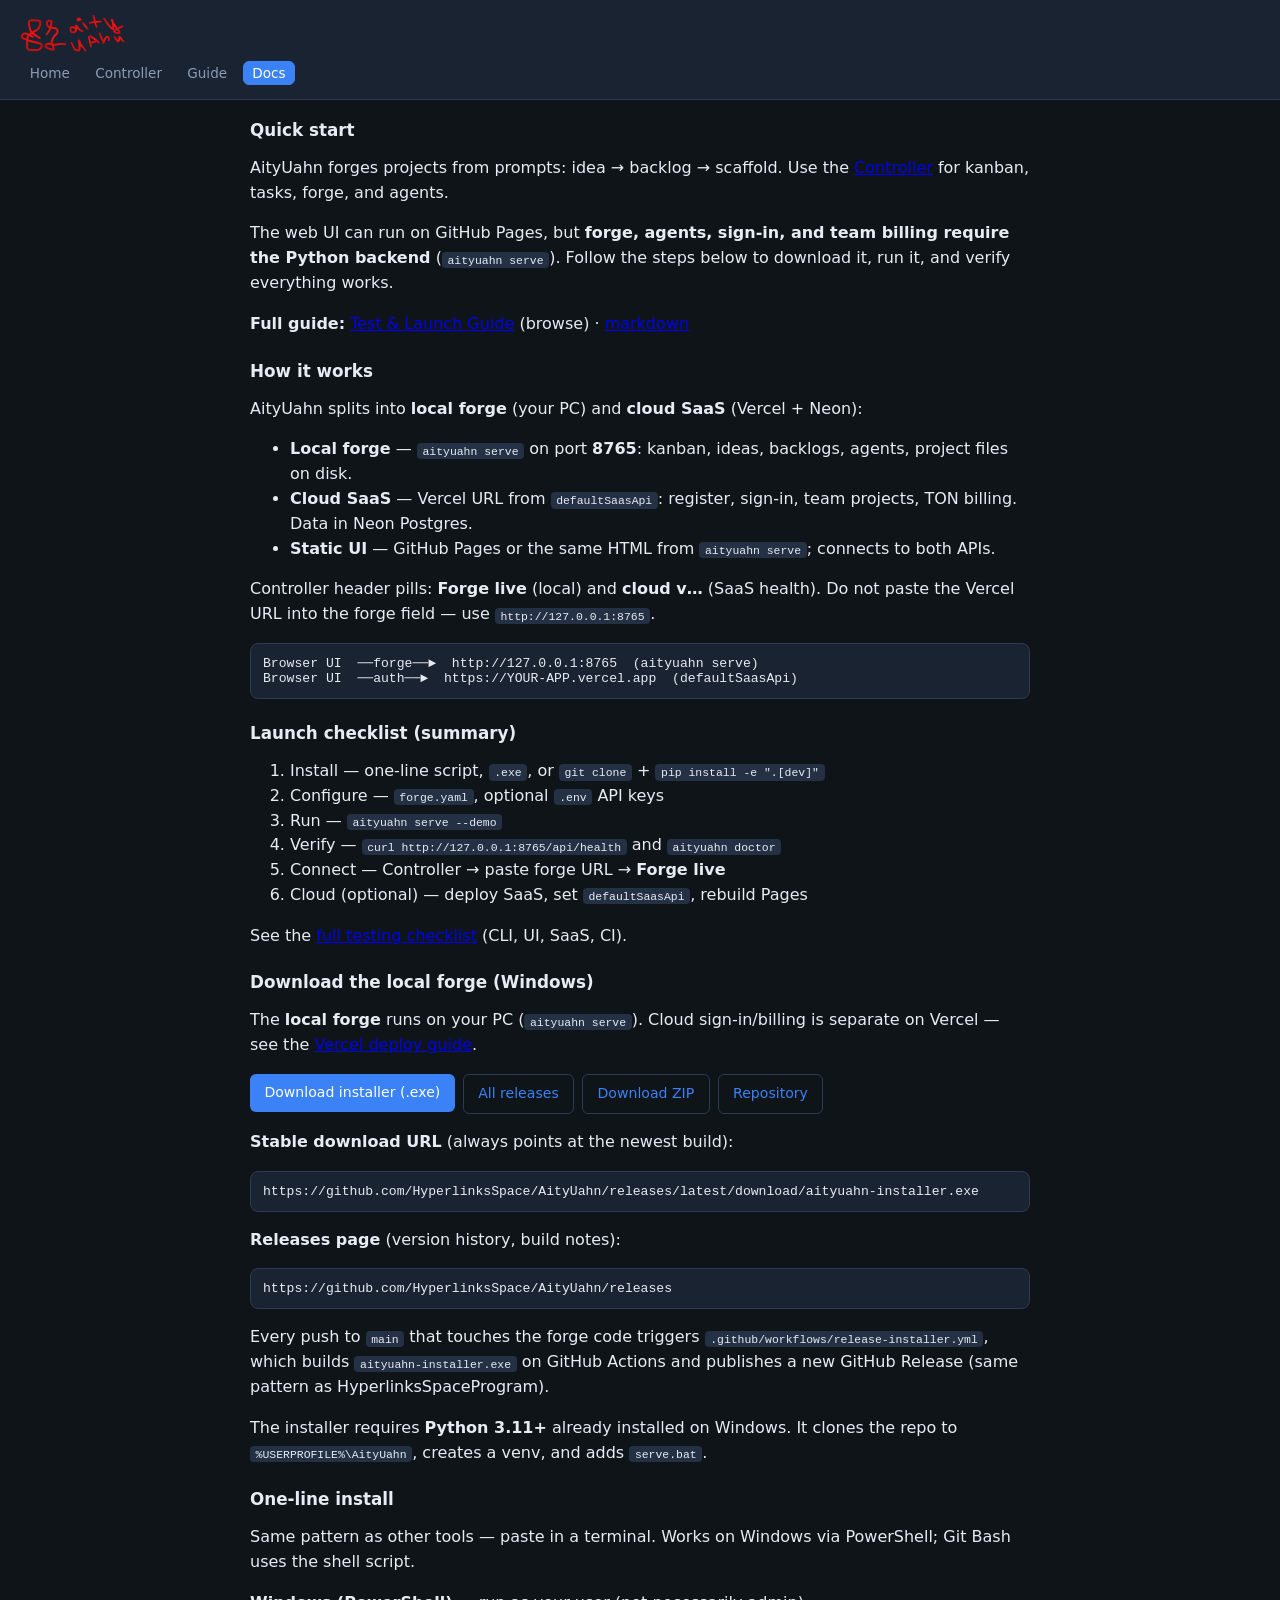
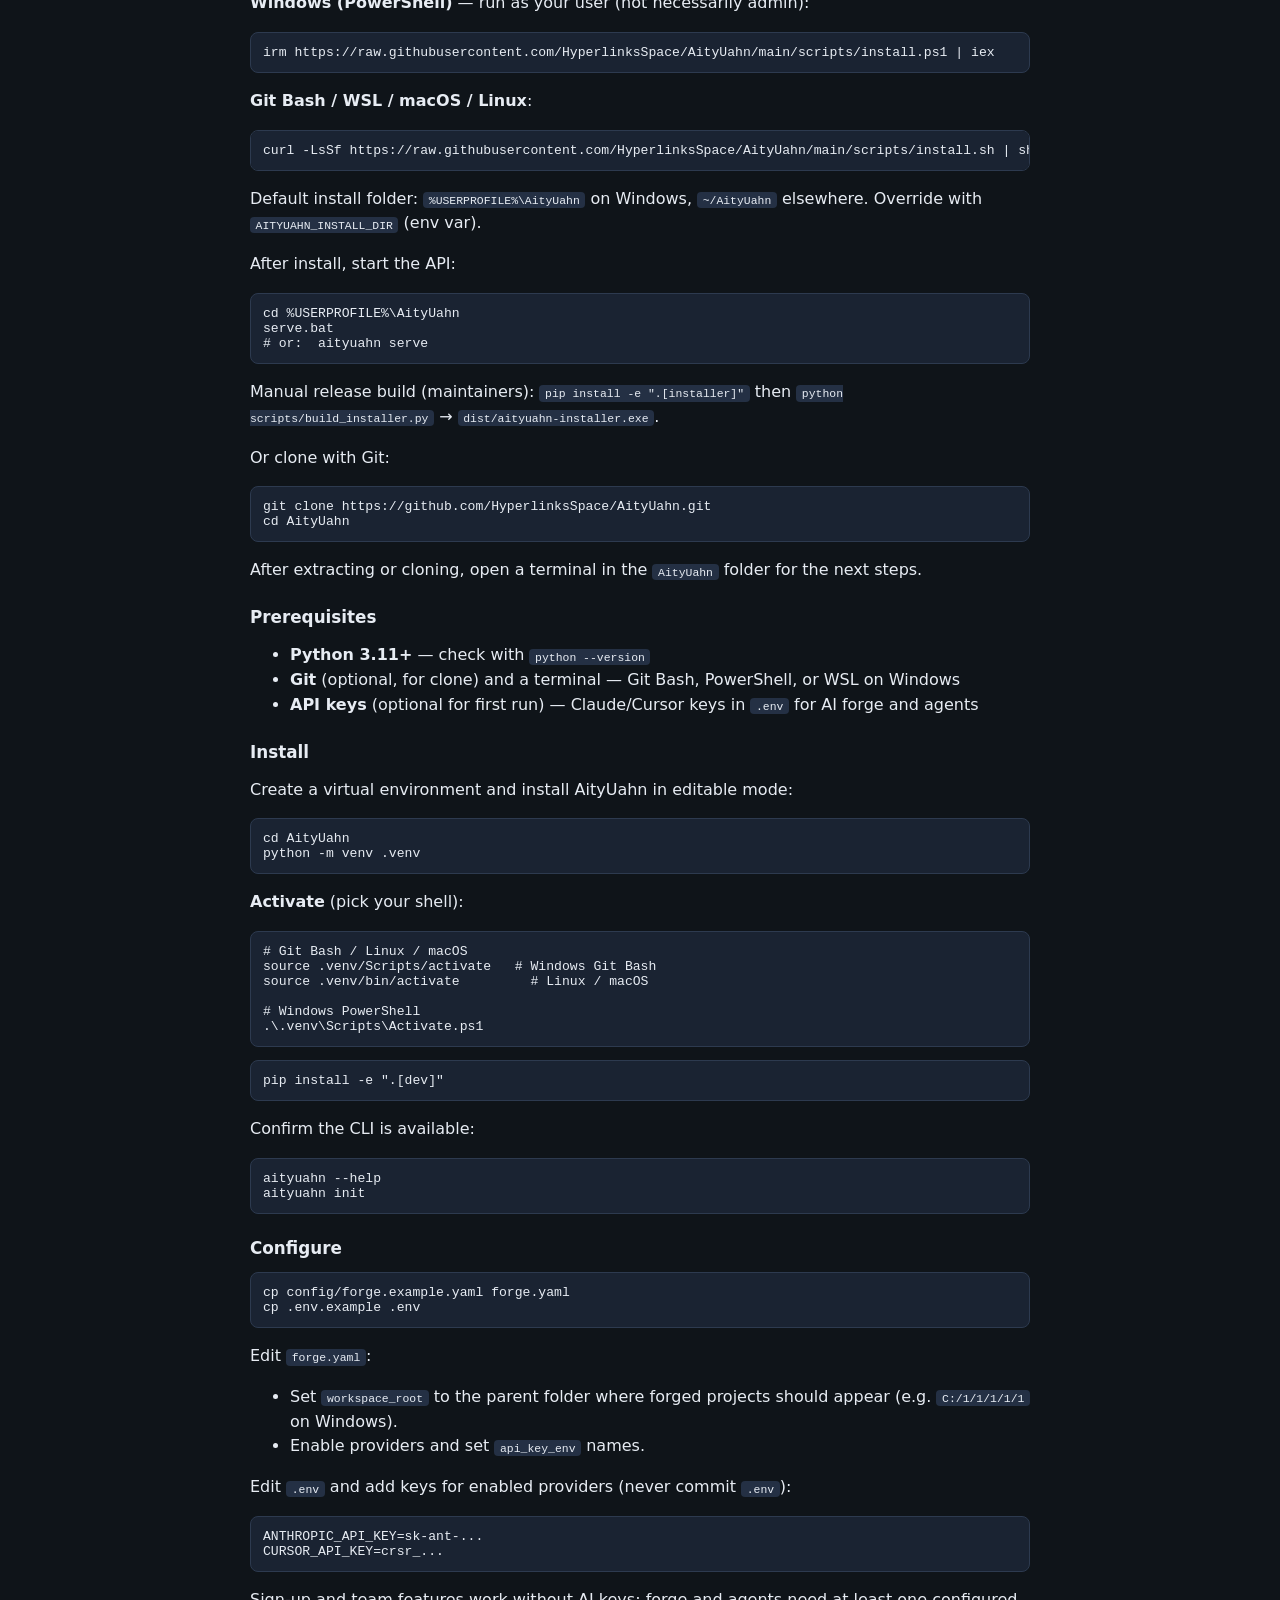
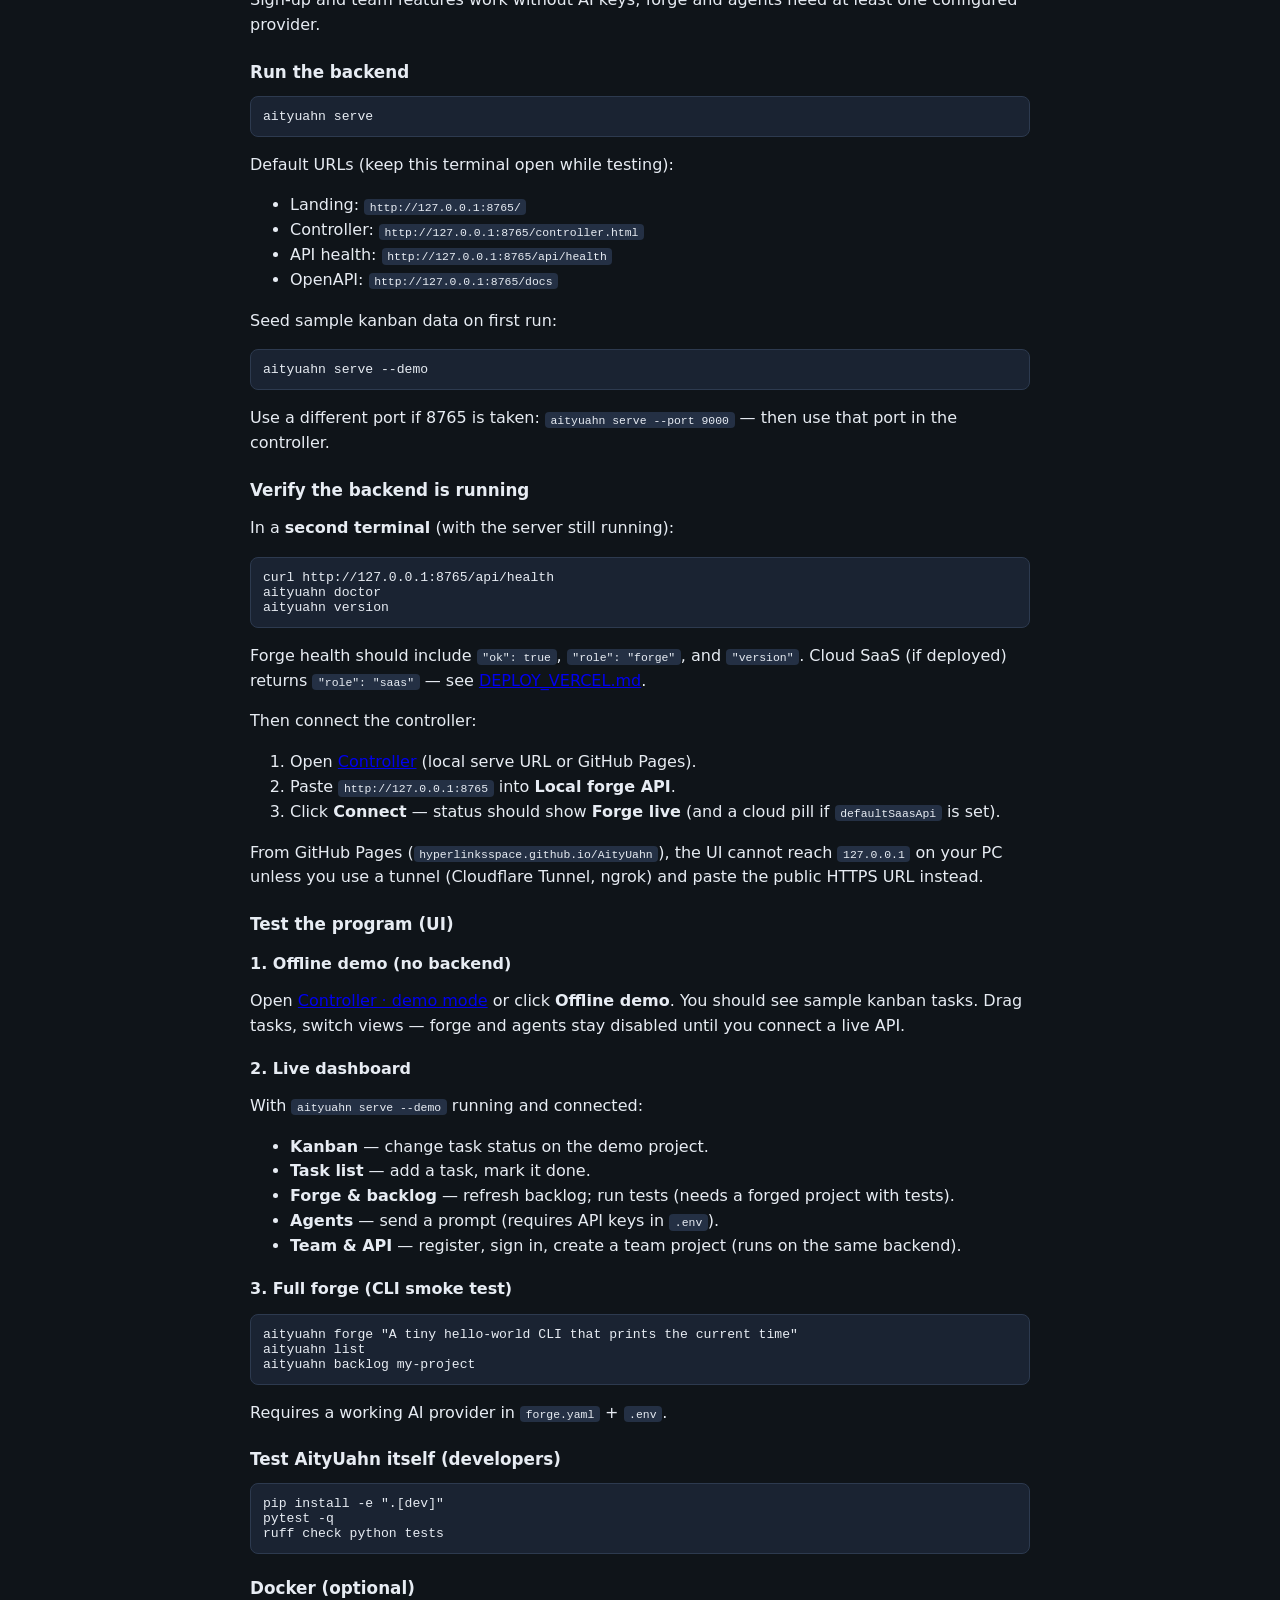
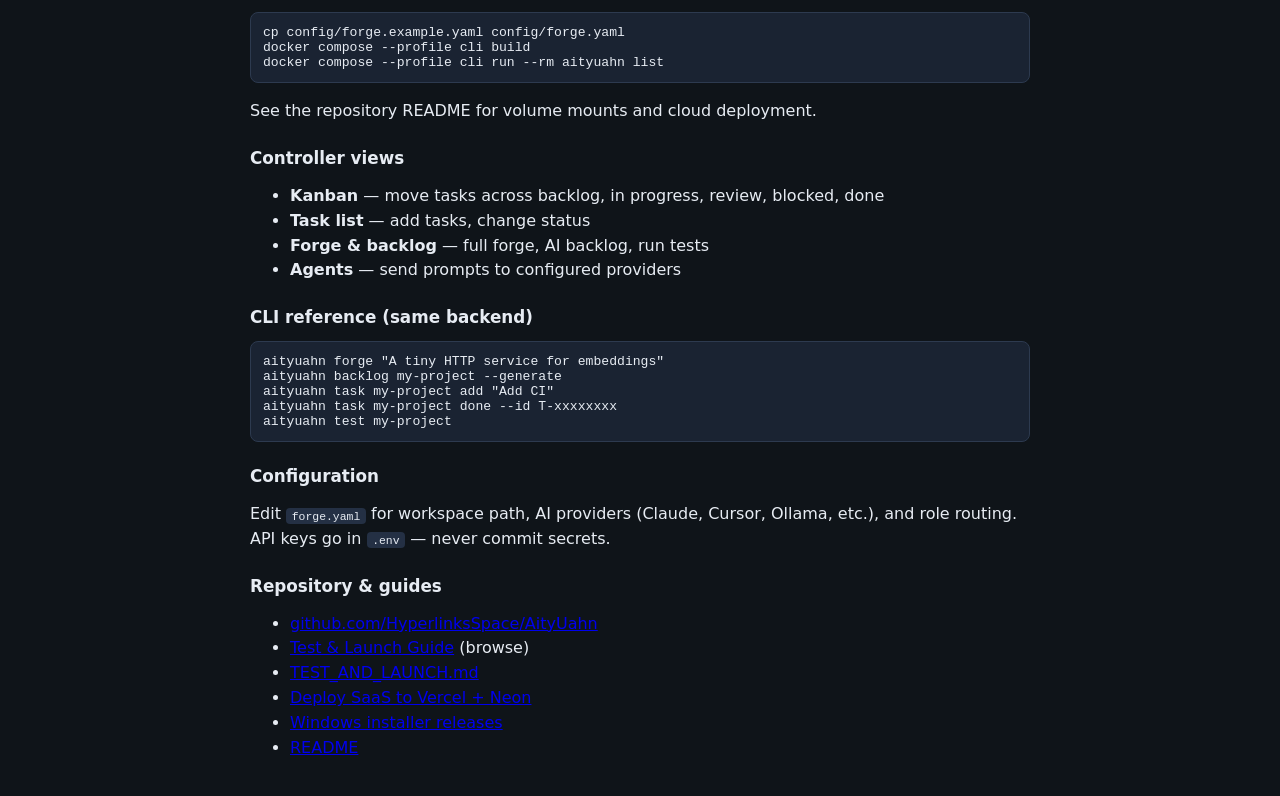
<file: docs/docs.html>
<!DOCTYPE html>
<html lang="en">
<head>
  <meta charset="utf-8" />
  <meta name="viewport" content="width=device-width, initial-scale=1" />
  <title>AityUahn — Docs</title>
  <link rel="icon" href="logo.svg" type="image/svg+xml" />
  <link rel="apple-touch-icon" href="logo.svg" />
  <link rel="stylesheet" href="styles.css" />
</head>
<body>
  <header class="app-header">
    <div class="app-header-brand">
      <a href="landing.html" class="app-logo-link" aria-label="AityUahn home">
        <img src="logo.svg" alt="" class="site-logo" height="40" />
      </a>
      <nav class="header-nav">
        <a href="landing.html">Home</a>
        <a href="controller.html">Controller</a>
        <a href="guide.html">Guide</a>
        <a href="docs.html" class="active">Docs</a>
      </nav>
    </div>
  </header>

  <article class="docs-page">
    <h2>Quick start</h2>
    <p>AityUahn forges projects from prompts: idea → backlog → scaffold. Use the <a href="controller.html">Controller</a> for kanban, tasks, forge, and agents.</p>
    <p>The web UI can run on GitHub Pages, but <strong>forge, agents, sign-in, and team billing require the Python backend</strong> (<code>aityuahn serve</code>). Follow the steps below to download it, run it, and verify everything works.</p>
    <p><strong>Full guide:</strong> <a id="docsTestLaunchGuide" href="guide.html">Test &amp; Launch Guide</a> (browse) · <a href="https://github.com/HyperlinksSpace/AityUahn/blob/main/docs/TEST_AND_LAUNCH.md">markdown</a></p>

    <h2 id="how-it-works">How it works</h2>
    <p>AityUahn splits into <strong>local forge</strong> (your PC) and <strong>cloud SaaS</strong> (Vercel + Neon):</p>
    <ul>
      <li><strong>Local forge</strong> — <code>aityuahn serve</code> on port <strong>8765</strong>: kanban, ideas, backlogs, agents, project files on disk.</li>
      <li><strong>Cloud SaaS</strong> — Vercel URL from <code>defaultSaasApi</code>: register, sign-in, team projects, TON billing. Data in Neon Postgres.</li>
      <li><strong>Static UI</strong> — GitHub Pages or the same HTML from <code>aityuahn serve</code>; connects to both APIs.</li>
    </ul>
    <p>Controller header pills: <strong>Forge live</strong> (local) and <strong>cloud v…</strong> (SaaS health). Do not paste the Vercel URL into the forge field — use <code>http://127.0.0.1:8765</code>.</p>
    <pre>Browser UI  ──forge──►  http://127.0.0.1:8765  (aityuahn serve)
Browser UI  ──auth──►  https://YOUR-APP.vercel.app  (defaultSaasApi)</pre>

    <h2 id="launch-checklist">Launch checklist (summary)</h2>
    <ol>
      <li>Install — one-line script, <code>.exe</code>, or <code>git clone</code> + <code>pip install -e ".[dev]"</code></li>
      <li>Configure — <code>forge.yaml</code>, optional <code>.env</code> API keys</li>
      <li>Run — <code>aityuahn serve --demo</code></li>
      <li>Verify — <code>curl http://127.0.0.1:8765/api/health</code> and <code>aityuahn doctor</code></li>
      <li>Connect — Controller → paste forge URL → <strong>Forge live</strong></li>
      <li>Cloud (optional) — deploy SaaS, set <code>defaultSaasApi</code>, rebuild Pages</li>
    </ol>
    <p>See the <a href="https://github.com/HyperlinksSpace/AityUahn/blob/main/docs/TEST_AND_LAUNCH.md#5-testing-checklist">full testing checklist</a> (CLI, UI, SaaS, CI).</p>

    <h2 id="backend">Download the local forge (Windows)</h2>
    <p>The <strong>local forge</strong> runs on your PC (<code>aityuahn serve</code>). Cloud sign-in/billing is separate on Vercel — see the <a href="https://github.com/HyperlinksSpace/AityUahn/blob/main/docs/DEPLOY_VERCEL.md">Vercel deploy guide</a>.</p>
    <ul class="docs-actions">
      <li><a id="docsBackendExe" href="https://github.com/HyperlinksSpace/AityUahn/releases/latest/download/aityuahn-installer.exe" class="docs-btn">Download installer (.exe)</a></li>
      <li><a id="docsBackendRelease" href="https://github.com/HyperlinksSpace/AityUahn/releases/latest" class="docs-btn ghost">All releases</a></li>
      <li><a id="docsBackendZip" href="https://github.com/HyperlinksSpace/AityUahn/archive/refs/heads/main.zip" class="docs-btn ghost">Download ZIP</a></li>
      <li><a id="docsBackendRepo" href="https://github.com/HyperlinksSpace/AityUahn" class="docs-btn ghost">Repository</a></li>
    </ul>
    <p><strong>Stable download URL</strong> (always points at the newest build):</p>
    <pre id="docsExeLatestUrl">https://github.com/HyperlinksSpace/AityUahn/releases/latest/download/aityuahn-installer.exe</pre>
    <p><strong>Releases page</strong> (version history, build notes):</p>
    <pre id="docsReleasePageUrl">https://github.com/HyperlinksSpace/AityUahn/releases</pre>
    <p>Every push to <code>main</code> that touches the forge code triggers <code>.github/workflows/release-installer.yml</code>, which builds <code>aityuahn-installer.exe</code> on GitHub Actions and publishes a new GitHub Release (same pattern as HyperlinksSpaceProgram).</p>
    <p>The installer requires <strong>Python 3.11+</strong> already installed on Windows. It clones the repo to <code>%USERPROFILE%\AityUahn</code>, creates a venv, and adds <code>serve.bat</code>.</p>

    <h2 id="install-one-line">One-line install</h2>
    <p>Same pattern as other tools — paste in a terminal. Works on Windows via PowerShell; Git Bash uses the shell script.</p>
    <p><strong>Windows (PowerShell)</strong> — run as your user (not necessarily admin):</p>
    <pre id="docsInstallPs1">irm https://raw.githubusercontent.com/HyperlinksSpace/AityUahn/main/scripts/install.ps1 | iex</pre>
    <p><strong>Git Bash / WSL / macOS / Linux</strong>:</p>
    <pre id="docsInstallSh">curl -LsSf https://raw.githubusercontent.com/HyperlinksSpace/AityUahn/main/scripts/install.sh | sh</pre>
    <p>Default install folder: <code>%USERPROFILE%\AityUahn</code> on Windows, <code>~/AityUahn</code> elsewhere. Override with <code>AITYUAHN_INSTALL_DIR</code> (env var).</p>
    <p>After install, start the API:</p>
    <pre>cd %USERPROFILE%\AityUahn
serve.bat
# or:  aityuahn serve</pre>
    <p>Manual release build (maintainers): <code>pip install -e ".[installer]"</code> then <code>python scripts/build_installer.py</code> → <code>dist/aityuahn-installer.exe</code>.</p>

    <p>Or clone with Git:</p>
    <pre id="docsCloneCmd">git clone https://github.com/HyperlinksSpace/AityUahn.git
cd AityUahn</pre>
    <p>After extracting or cloning, open a terminal in the <code>AityUahn</code> folder for the next steps.</p>

    <h2 id="prerequisites">Prerequisites</h2>
    <ul>
      <li><strong>Python 3.11+</strong> — check with <code>python --version</code></li>
      <li><strong>Git</strong> (optional, for clone) and a terminal — Git Bash, PowerShell, or WSL on Windows</li>
      <li><strong>API keys</strong> (optional for first run) — Claude/Cursor keys in <code>.env</code> for AI forge and agents</li>
    </ul>

    <h2 id="install">Install</h2>
    <p>Create a virtual environment and install AityUahn in editable mode:</p>
    <pre>cd AityUahn
python -m venv .venv</pre>
    <p><strong>Activate</strong> (pick your shell):</p>
    <pre># Git Bash / Linux / macOS
source .venv/Scripts/activate   # Windows Git Bash
source .venv/bin/activate         # Linux / macOS

# Windows PowerShell
.\.venv\Scripts\Activate.ps1</pre>
    <pre>pip install -e ".[dev]"</pre>
    <p>Confirm the CLI is available:</p>
    <pre>aityuahn --help
aityuahn init</pre>

    <h2 id="configure">Configure</h2>
    <pre>cp config/forge.example.yaml forge.yaml
cp .env.example .env</pre>
    <p>Edit <code>forge.yaml</code>:</p>
    <ul>
      <li>Set <code>workspace_root</code> to the parent folder where forged projects should appear (e.g. <code>C:/1/1/1/1/1</code> on Windows).</li>
      <li>Enable providers and set <code>api_key_env</code> names.</li>
    </ul>
    <p>Edit <code>.env</code> and add keys for enabled providers (never commit <code>.env</code>):</p>
    <pre>ANTHROPIC_API_KEY=sk-ant-...
CURSOR_API_KEY=crsr_...</pre>
    <p>Sign-up and team features work without AI keys; forge and agents need at least one configured provider.</p>

    <h2 id="run">Run the backend</h2>
    <pre>aityuahn serve</pre>
    <p>Default URLs (keep this terminal open while testing):</p>
    <ul>
      <li>Landing: <code id="docsLandingUrl">http://127.0.0.1:8765/</code></li>
      <li>Controller: <code id="docsControllerUrl">http://127.0.0.1:8765/controller.html</code></li>
      <li>API health: <code id="docsHealthUrl">http://127.0.0.1:8765/api/health</code></li>
      <li>OpenAPI: <code id="docsOpenApiUrl">http://127.0.0.1:8765/docs</code></li>
    </ul>
    <p>Seed sample kanban data on first run:</p>
    <pre>aityuahn serve --demo</pre>
    <p>Use a different port if 8765 is taken: <code>aityuahn serve --port 9000</code> — then use that port in the controller.</p>

    <h2 id="verify">Verify the backend is running</h2>
    <p>In a <strong>second terminal</strong> (with the server still running):</p>
    <pre>curl http://127.0.0.1:8765/api/health
aityuahn doctor
aityuahn version</pre>
    <p>Forge health should include <code>"ok": true</code>, <code>"role": "forge"</code>, and <code>"version"</code>. Cloud SaaS (if deployed) returns <code>"role": "saas"</code> — see <a href="https://github.com/HyperlinksSpace/AityUahn/blob/main/docs/DEPLOY_VERCEL.md">DEPLOY_VERCEL.md</a>.</p>
    <p>Then connect the controller:</p>
    <ol>
      <li>Open <a href="controller.html">Controller</a> (local serve URL or GitHub Pages).</li>
      <li>Paste <code id="docsDefaultApi">http://127.0.0.1:8765</code> into <strong>Local forge API</strong>.</li>
      <li>Click <strong>Connect</strong> — status should show <strong>Forge live</strong> (and a cloud pill if <code>defaultSaasApi</code> is set).</li>
    </ol>
    <p>From GitHub Pages (<code>hyperlinksspace.github.io/AityUahn</code>), the UI cannot reach <code>127.0.0.1</code> on your PC unless you use a tunnel (Cloudflare Tunnel, ngrok) and paste the public HTTPS URL instead.</p>

    <h2 id="test-ui">Test the program (UI)</h2>
    <h3>1. Offline demo (no backend)</h3>
    <p>Open <a href="controller.html?demo=1">Controller · demo mode</a> or click <strong>Offline demo</strong>. You should see sample kanban tasks. Drag tasks, switch views — forge and agents stay disabled until you connect a live API.</p>
    <h3>2. Live dashboard</h3>
    <p>With <code>aityuahn serve --demo</code> running and connected:</p>
    <ul>
      <li><strong>Kanban</strong> — change task status on the demo project.</li>
      <li><strong>Task list</strong> — add a task, mark it done.</li>
      <li><strong>Forge &amp; backlog</strong> — refresh backlog; run tests (needs a forged project with tests).</li>
      <li><strong>Agents</strong> — send a prompt (requires API keys in <code>.env</code>).</li>
      <li><strong>Team &amp; API</strong> — register, sign in, create a team project (runs on the same backend).</li>
    </ul>
    <h3>3. Full forge (CLI smoke test)</h3>
    <pre>aityuahn forge "A tiny hello-world CLI that prints the current time"
aityuahn list
aityuahn backlog my-project</pre>
    <p>Requires a working AI provider in <code>forge.yaml</code> + <code>.env</code>.</p>

    <h2 id="test-dev">Test AityUahn itself (developers)</h2>
    <pre>pip install -e ".[dev]"
pytest -q
ruff check python tests</pre>

    <h2 id="docker">Docker (optional)</h2>
    <pre>cp config/forge.example.yaml config/forge.yaml
docker compose --profile cli build
docker compose --profile cli run --rm aityuahn list</pre>
    <p>See the repository README for volume mounts and cloud deployment.</p>

    <h2>Controller views</h2>
    <ul>
      <li><strong>Kanban</strong> — move tasks across backlog, in progress, review, blocked, done</li>
      <li><strong>Task list</strong> — add tasks, change status</li>
      <li><strong>Forge &amp; backlog</strong> — full forge, AI backlog, run tests</li>
      <li><strong>Agents</strong> — send prompts to configured providers</li>
    </ul>

    <h2>CLI reference (same backend)</h2>
    <pre>aityuahn forge "A tiny HTTP service for embeddings"
aityuahn backlog my-project --generate
aityuahn task my-project add "Add CI"
aityuahn task my-project done --id T-xxxxxxxx
aityuahn test my-project</pre>

    <h2>Configuration</h2>
    <p>Edit <code>forge.yaml</code> for workspace path, AI providers (Claude, Cursor, Ollama, etc.), and role routing. API keys go in <code>.env</code> — never commit secrets.</p>

    <h2>Repository &amp; guides</h2>
    <ul>
      <li><a id="docsRepoFooter" href="https://github.com/HyperlinksSpace/AityUahn">github.com/HyperlinksSpace/AityUahn</a></li>
      <li><a href="guide.html">Test &amp; Launch Guide</a> (browse)</li>
      <li><a href="https://github.com/HyperlinksSpace/AityUahn/blob/main/docs/TEST_AND_LAUNCH.md">TEST_AND_LAUNCH.md</a></li>
      <li><a href="https://github.com/HyperlinksSpace/AityUahn/blob/main/docs/DEPLOY_VERCEL.md">Deploy SaaS to Vercel + Neon</a></li>
      <li><a href="https://github.com/HyperlinksSpace/AityUahn/blob/main/docs/INSTALL_RELEASE.md">Windows installer releases</a></li>
      <li><a href="https://github.com/HyperlinksSpace/AityUahn/blob/main/README.md">README</a></li>
    </ul>
  </article>
  <script src="setup.js"></script>
  <script>
    (async () => {
      try {
        const cfg = await fetch(new URL("config.json", document.baseURI)).then((r) => r.ok ? r.json() : {});
        const local = cfg.defaultApiLocal || "http://127.0.0.1:8765";
        const set = (id, href) => { const el = document.getElementById(id); if (el && href) el.href = href; };
        const text = (id, value) => { const el = document.getElementById(id); if (el && value) el.textContent = value; };
        set("docsBackendZip", cfg.backendZip);
        set("docsBackendExe", cfg.backendExe);
        set("docsBackendRelease", cfg.backendRelease);
        set("docsBackendRepo", cfg.backendRepo);
        set("docsRepoFooter", cfg.backendRepo);
        set("docsReleaseLink", cfg.backendRelease || cfg.backendRepo + "/releases");
        text("docsExeLatestUrl", cfg.backendExe);
        text("docsReleasePageUrl", (cfg.backendRepo || "https://github.com/HyperlinksSpace/AityUahn") + "/releases");
        const lines = window.AitySetup?.installOneLiners(cfg) || {};
        text("docsInstallPs1", lines.powershell);
        text("docsInstallSh", lines.gitBash);
        const clone = document.getElementById("docsCloneCmd");
        if (clone && cfg.backendClone) clone.textContent = cfg.backendClone + "\ncd AityUahn";
        text("docsDefaultApi", local);
        text("docsLandingUrl", local + "/");
        text("docsControllerUrl", local + "/controller.html");
        text("docsHealthUrl", local + "/api/health");
        text("docsOpenApiUrl", local + "/docs");
      } catch { /* static fallbacks */ }
    })();
  </script>
</body>
</html>
</file>
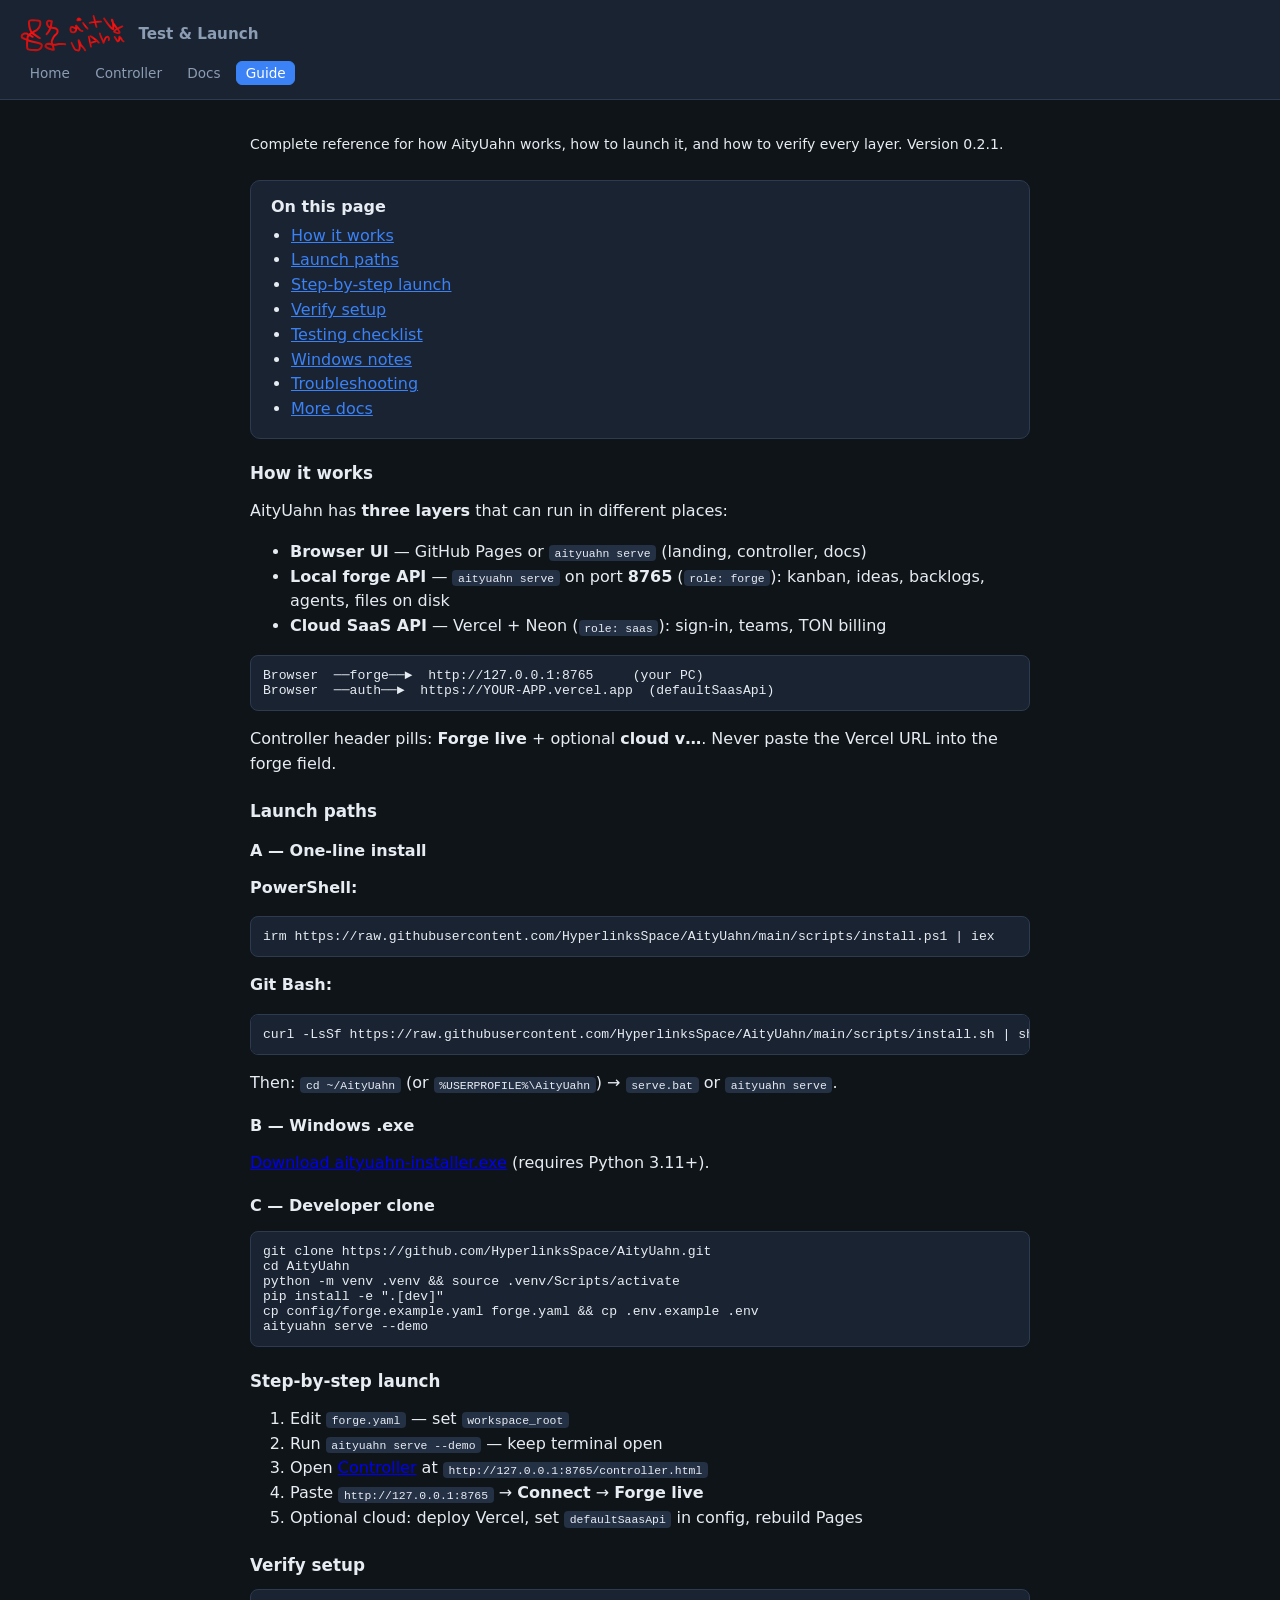
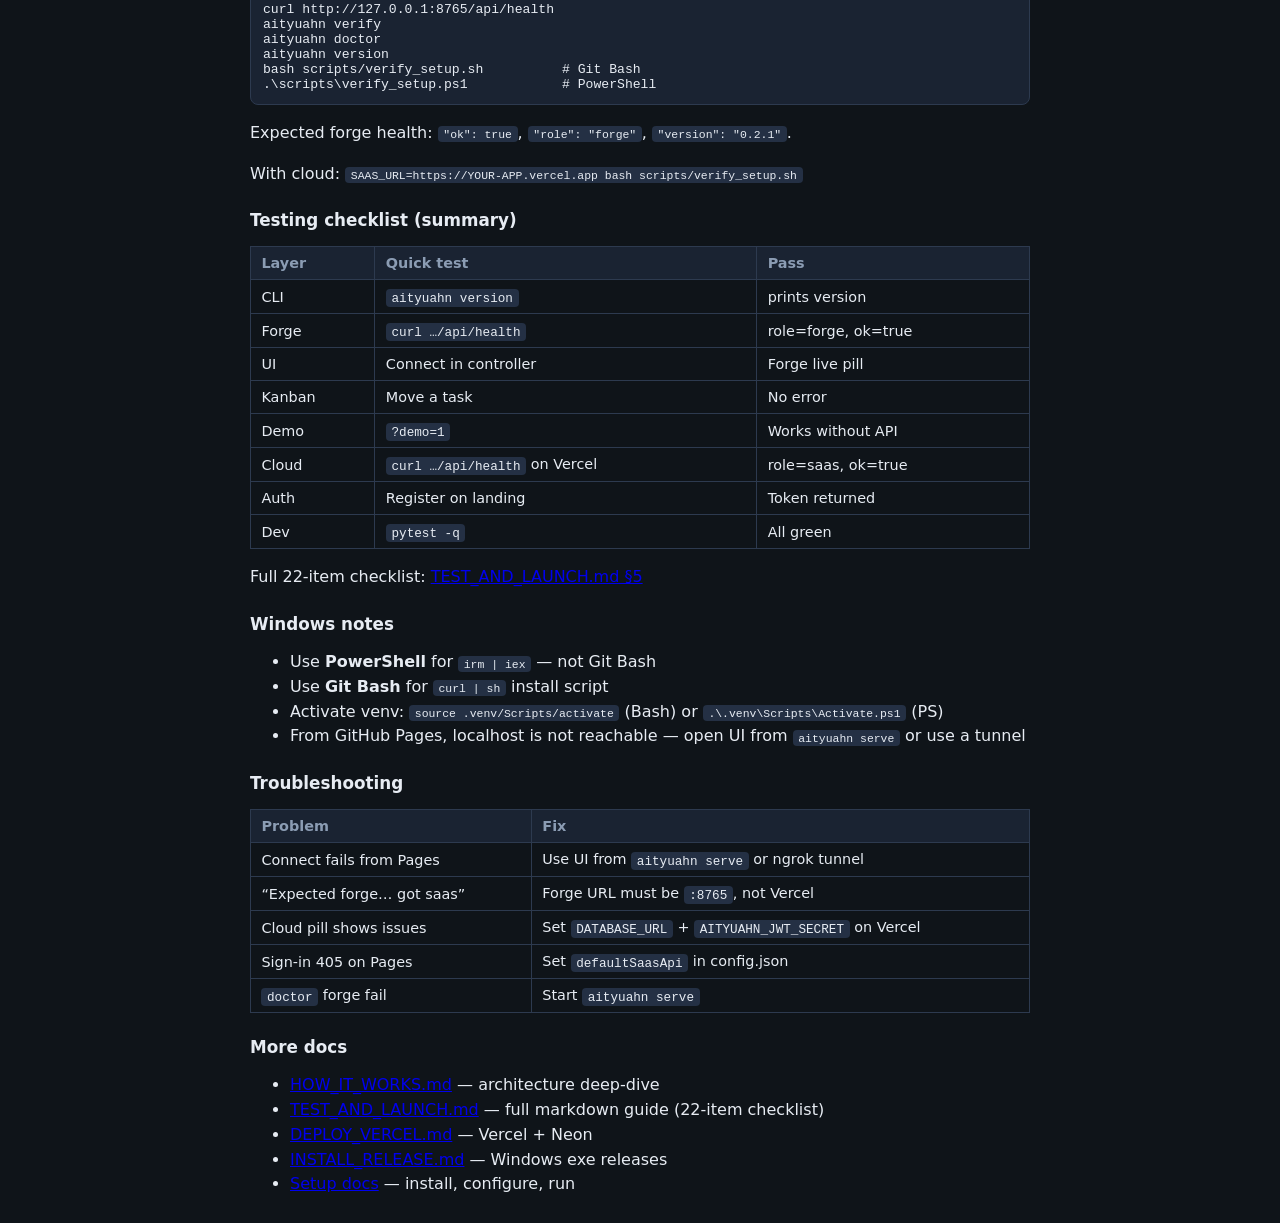
<file: docs/guide.html>
<!DOCTYPE html>
<html lang="en">
<head>
  <meta charset="utf-8" />
  <meta name="viewport" content="width=device-width, initial-scale=1" />
  <title>AityUahn — Test &amp; Launch Guide</title>
  <link rel="icon" href="logo.svg" type="image/svg+xml" />
  <link rel="apple-touch-icon" href="logo.svg" />
  <link rel="stylesheet" href="styles.css" />
</head>
<body>
  <header class="app-header">
    <div class="app-header-brand">
      <a href="landing.html" class="app-logo-link" aria-label="AityUahn home">
        <img src="logo.svg" alt="" class="site-logo" height="40" />
      </a>
      <p class="app-header-title">Test &amp; Launch</p>
      <nav class="header-nav">
        <a href="landing.html">Home</a>
        <a href="controller.html">Controller</a>
        <a href="docs.html">Docs</a>
        <a href="guide.html" class="active">Guide</a>
      </nav>
    </div>
  </header>

  <article class="docs-page">
    <p class="muted">Complete reference for how AityUahn works, how to launch it, and how to verify every layer. Version 0.2.1.</p>

    <nav class="guide-toc" aria-label="Table of contents">
      <strong>On this page</strong>
      <ul>
        <li><a href="#architecture">How it works</a></li>
        <li><a href="#launch">Launch paths</a></li>
        <li><a href="#steps">Step-by-step launch</a></li>
        <li><a href="#verify">Verify setup</a></li>
        <li><a href="#checklist">Testing checklist</a></li>
        <li><a href="#windows">Windows notes</a></li>
        <li><a href="#troubleshoot">Troubleshooting</a></li>
        <li><a href="#more">More docs</a></li>
      </ul>
    </nav>

    <h2 id="architecture">How it works</h2>
    <p>AityUahn has <strong>three layers</strong> that can run in different places:</p>
    <ul>
      <li><strong>Browser UI</strong> — GitHub Pages or <code>aityuahn serve</code> (landing, controller, docs)</li>
      <li><strong>Local forge API</strong> — <code>aityuahn serve</code> on port <strong>8765</strong> (<code>role: forge</code>): kanban, ideas, backlogs, agents, files on disk</li>
      <li><strong>Cloud SaaS API</strong> — Vercel + Neon (<code>role: saas</code>): sign-in, teams, TON billing</li>
    </ul>
    <pre>Browser  ──forge──►  http://127.0.0.1:8765     (your PC)
Browser  ──auth──►  https://YOUR-APP.vercel.app  (defaultSaasApi)</pre>
    <p>Controller header pills: <strong>Forge live</strong> + optional <strong>cloud v…</strong>. Never paste the Vercel URL into the forge field.</p>

    <h2 id="launch">Launch paths</h2>
    <h3>A — One-line install</h3>
    <p><strong>PowerShell:</strong></p>
    <pre id="guideInstallPs1">irm https://raw.githubusercontent.com/HyperlinksSpace/AityUahn/main/scripts/install.ps1 | iex</pre>
    <p><strong>Git Bash:</strong></p>
    <pre id="guideInstallSh">curl -LsSf https://raw.githubusercontent.com/HyperlinksSpace/AityUahn/main/scripts/install.sh | sh</pre>
    <p>Then: <code>cd ~/AityUahn</code> (or <code>%USERPROFILE%\AityUahn</code>) → <code>serve.bat</code> or <code>aityuahn serve</code>.</p>

    <h3>B — Windows .exe</h3>
    <p><a id="guideBackendExe" href="https://github.com/HyperlinksSpace/AityUahn/releases/latest/download/aityuahn-installer.exe">Download aityuahn-installer.exe</a> (requires Python 3.11+).</p>

    <h3>C — Developer clone</h3>
    <pre>git clone https://github.com/HyperlinksSpace/AityUahn.git
cd AityUahn
python -m venv .venv && source .venv/Scripts/activate
pip install -e ".[dev]"
cp config/forge.example.yaml forge.yaml && cp .env.example .env
aityuahn serve --demo</pre>

    <h2 id="steps">Step-by-step launch</h2>
    <ol>
      <li>Edit <code>forge.yaml</code> — set <code>workspace_root</code></li>
      <li>Run <code>aityuahn serve --demo</code> — keep terminal open</li>
      <li>Open <a href="controller.html">Controller</a> at <code id="guideControllerUrl">http://127.0.0.1:8765/controller.html</code></li>
      <li>Paste <code id="guideForgeUrl">http://127.0.0.1:8765</code> → <strong>Connect</strong> → <strong>Forge live</strong></li>
      <li>Optional cloud: deploy Vercel, set <code>defaultSaasApi</code> in config, rebuild Pages</li>
    </ol>

    <h2 id="verify">Verify setup</h2>
    <pre>curl http://127.0.0.1:8765/api/health
aityuahn verify
aityuahn doctor
aityuahn version
bash scripts/verify_setup.sh          # Git Bash
.\scripts\verify_setup.ps1            # PowerShell</pre>
    <p>Expected forge health: <code>"ok": true</code>, <code>"role": "forge"</code>, <code>"version": "0.2.1"</code>.</p>
    <p>With cloud: <code>SAAS_URL=https://YOUR-APP.vercel.app bash scripts/verify_setup.sh</code></p>

    <h2 id="checklist">Testing checklist (summary)</h2>
    <table class="guide-table">
      <thead><tr><th>Layer</th><th>Quick test</th><th>Pass</th></tr></thead>
      <tbody>
        <tr><td>CLI</td><td><code>aityuahn version</code></td><td>prints version</td></tr>
        <tr><td>Forge</td><td><code>curl …/api/health</code></td><td>role=forge, ok=true</td></tr>
        <tr><td>UI</td><td>Connect in controller</td><td>Forge live pill</td></tr>
        <tr><td>Kanban</td><td>Move a task</td><td>No error</td></tr>
        <tr><td>Demo</td><td><code>?demo=1</code></td><td>Works without API</td></tr>
        <tr><td>Cloud</td><td><code>curl …/api/health</code> on Vercel</td><td>role=saas, ok=true</td></tr>
        <tr><td>Auth</td><td>Register on landing</td><td>Token returned</td></tr>
        <tr><td>Dev</td><td><code>pytest -q</code></td><td>All green</td></tr>
      </tbody>
    </table>
    <p>Full 22-item checklist: <a href="https://github.com/HyperlinksSpace/AityUahn/blob/main/docs/TEST_AND_LAUNCH.md#5-testing-checklist">TEST_AND_LAUNCH.md §5</a></p>

    <h2 id="windows">Windows notes</h2>
    <ul>
      <li>Use <strong>PowerShell</strong> for <code>irm | iex</code> — not Git Bash</li>
      <li>Use <strong>Git Bash</strong> for <code>curl | sh</code> install script</li>
      <li>Activate venv: <code>source .venv/Scripts/activate</code> (Bash) or <code>.\.venv\Scripts\Activate.ps1</code> (PS)</li>
      <li>From GitHub Pages, localhost is not reachable — open UI from <code>aityuahn serve</code> or use a tunnel</li>
    </ul>

    <h2 id="troubleshoot">Troubleshooting</h2>
    <table class="guide-table">
      <thead><tr><th>Problem</th><th>Fix</th></tr></thead>
      <tbody>
        <tr><td>Connect fails from Pages</td><td>Use UI from <code>aityuahn serve</code> or ngrok tunnel</td></tr>
        <tr><td>“Expected forge… got saas”</td><td>Forge URL must be <code>:8765</code>, not Vercel</td></tr>
        <tr><td>Cloud pill shows issues</td><td>Set <code>DATABASE_URL</code> + <code>AITYUAHN_JWT_SECRET</code> on Vercel</td></tr>
        <tr><td>Sign-in 405 on Pages</td><td>Set <code>defaultSaasApi</code> in config.json</td></tr>
        <tr><td><code>doctor</code> forge fail</td><td>Start <code>aityuahn serve</code></td></tr>
      </tbody>
    </table>

    <h2 id="more">More docs</h2>
    <ul>
      <li><a href="https://github.com/HyperlinksSpace/AityUahn/blob/main/docs/HOW_IT_WORKS.md">HOW_IT_WORKS.md</a> — architecture deep-dive</li>
      <li><a href="https://github.com/HyperlinksSpace/AityUahn/blob/main/docs/TEST_AND_LAUNCH.md">TEST_AND_LAUNCH.md</a> — full markdown guide (22-item checklist)</li>
      <li><a href="https://github.com/HyperlinksSpace/AityUahn/blob/main/docs/DEPLOY_VERCEL.md">DEPLOY_VERCEL.md</a> — Vercel + Neon</li>
      <li><a href="https://github.com/HyperlinksSpace/AityUahn/blob/main/docs/INSTALL_RELEASE.md">INSTALL_RELEASE.md</a> — Windows exe releases</li>
      <li><a href="docs.html">Setup docs</a> — install, configure, run</li>
    </ul>
  </article>
  <script src="setup.js"></script>
  <script>
    (async () => {
      try {
        const cfg = await fetch(new URL("config.json", document.baseURI)).then((r) => r.ok ? r.json() : {});
        const local = cfg.defaultApiLocal || "http://127.0.0.1:8765";
        const set = (id, href) => { const el = document.getElementById(id); if (el && href) el.href = href; };
        const text = (id, value) => { const el = document.getElementById(id); if (el && value) el.textContent = value; };
        set("guideBackendExe", cfg.backendExe);
        text("guideForgeUrl", local);
        text("guideControllerUrl", local + "/controller.html");
        const lines = window.AitySetup?.installOneLiners(cfg) || {};
        text("guideInstallPs1", lines.powershell);
        text("guideInstallSh", lines.gitBash);
      } catch { /* static fallbacks */ }
    })();
  </script>
</body>
</html>
</file>
<file: docs/landing.css>
* { box-sizing: border-box; }
:root {
  --bg: #070b12;
  --panel: #111827;
  --text: #eef2ff;
  --muted: #94a3b8;
  --accent: #6366f1;
  --accent2: #22d3ee;
  --border: #1f2937;
  --max: 960px;
}
html { scroll-behavior: smooth; }
body {
  margin: 0;
  font-family: "Segoe UI", system-ui, sans-serif;
  background: radial-gradient(1200px 600px at 10% -10%, #1e1b4b 0%, var(--bg) 55%);
  color: var(--text);
  line-height: 1.5;
}
a { color: var(--accent2); }
code {
  font-family: ui-monospace, "Cascadia Code", monospace;
  font-size: 0.88em;
  background: rgba(15, 23, 42, 0.7);
  padding: 0.1em 0.35em;
  border-radius: 4px;
}

/* Header */
.lp-header {
  display: flex;
  justify-content: space-between;
  align-items: center;
  gap: 1rem;
  padding: 1rem 1.5rem;
  border-bottom: 1px solid var(--border);
  position: sticky;
  top: 0;
  z-index: 20;
  background: rgba(7, 11, 18, 0.92);
  backdrop-filter: blur(8px);
}
.lp-logo {
  display: flex;
  align-items: center;
  text-decoration: none;
  flex-shrink: 0;
  line-height: 0;
}
.site-logo {
  display: block;
  height: 40px;
  width: auto;
  max-width: min(280px, 65vw);
}
.site-logo--footer { height: 28px; margin-bottom: 0.35rem; }
.lp-nav-toggle {
  display: none;
  border: 1px solid var(--border);
  background: var(--panel);
  color: var(--text);
  border-radius: 8px;
  padding: 0.4rem 0.7rem;
  font: inherit;
  cursor: pointer;
}
.lp-nav { display: flex; gap: 0.75rem; align-items: center; flex-wrap: wrap; }
.lp-nav a:not(.lp-btn) { color: var(--muted); text-decoration: none; font-size: 0.92rem; }
.lp-nav a:not(.lp-btn):hover { color: var(--text); }

/* Buttons */
.lp-btn {
  display: inline-flex;
  align-items: center;
  justify-content: center;
  border: 1px solid var(--border);
  background: var(--panel);
  color: var(--text);
  border-radius: 10px;
  padding: 0.45rem 0.9rem;
  text-decoration: none;
  cursor: pointer;
  font: inherit;
  font-weight: 600;
  transition: background 0.15s ease, border-color 0.15s ease, filter 0.15s ease, box-shadow 0.15s ease;
}
.lp-btn.primary {
  color: #fff;
  background: linear-gradient(135deg, var(--accent), #4f46e5);
  border-color: transparent;
  box-shadow: 0 1px 0 rgba(255, 255, 255, 0.12) inset, 0 4px 14px rgba(99, 102, 241, 0.4);
}
.lp-btn.primary:hover {
  color: #fff;
  filter: brightness(1.1);
  box-shadow: 0 1px 0 rgba(255, 255, 255, 0.16) inset, 0 6px 18px rgba(99, 102, 241, 0.5);
}
.lp-nav .lp-btn.primary {
  color: #fff;
}
.lp-btn.ghost { background: transparent; color: var(--text); font-weight: 500; }
.lp-btn.ghost:hover { border-color: var(--accent); color: var(--text); }
.lp-btn.lg { padding: 0.7rem 1.2rem; }

/* Hero */
.lp-hero { max-width: 820px; margin: 0 auto; padding: 4rem 1.5rem 2rem; text-align: center; }
.lp-eyebrow { color: var(--accent2); text-transform: uppercase; letter-spacing: 0.08em; font-size: 0.78rem; margin: 0; }
.lp-hero h1 { font-size: clamp(2rem, 5vw, 3rem); line-height: 1.1; margin: 0.75rem 0; }
.lp-lead { color: var(--muted); font-size: 1.05rem; line-height: 1.6; margin: 0; }
.lp-cta { display: flex; gap: 0.75rem; justify-content: center; flex-wrap: wrap; margin-top: 1.5rem; }
.lp-stats {
  list-style: none;
  margin: 2.5rem 0 0;
  padding: 0;
  display: grid;
  grid-template-columns: repeat(auto-fit, minmax(160px, 1fr));
  gap: 0.75rem;
  text-align: left;
}
.lp-stats li {
  background: rgba(17, 24, 39, 0.65);
  border: 1px solid var(--border);
  border-radius: 10px;
  padding: 0.85rem 1rem;
}
.lp-stats strong { display: block; font-size: 0.95rem; margin-bottom: 0.15rem; }
.lp-stats span { color: var(--muted); font-size: 0.82rem; }

/* Sections */
.lp-section {
  max-width: var(--max);
  margin: 0 auto;
  padding: 3rem 1.5rem;
}
.lp-section-head { text-align: center; margin-bottom: 2rem; }
.lp-section-head h2 { font-size: clamp(1.5rem, 3.5vw, 2rem); margin: 0.5rem 0; }
.lp-section-lead {
  color: var(--muted);
  max-width: 640px;
  margin: 0.75rem auto 0;
  font-size: 1rem;
  line-height: 1.6;
}
.lp-section-foot {
  text-align: center;
  color: var(--muted);
  font-size: 0.9rem;
  margin: 1.5rem 0 0;
}

/* Steps */
.lp-steps {
  list-style: none;
  margin: 0;
  padding: 0;
  display: grid;
  grid-template-columns: repeat(auto-fit, minmax(200px, 1fr));
  gap: 1rem;
  counter-reset: step;
}
.lp-steps li {
  background: rgba(17, 24, 39, 0.8);
  border: 1px solid var(--border);
  border-radius: 12px;
  padding: 1.25rem;
  position: relative;
}
.lp-step-num {
  display: inline-flex;
  align-items: center;
  justify-content: center;
  width: 1.75rem;
  height: 1.75rem;
  border-radius: 999px;
  background: linear-gradient(135deg, var(--accent), #4f46e5);
  font-size: 0.82rem;
  font-weight: 700;
  margin-bottom: 0.65rem;
}
.lp-steps h3 { margin: 0 0 0.4rem; font-size: 1rem; }
.lp-steps p { margin: 0; color: var(--muted); font-size: 0.92rem; line-height: 1.5; }

/* Features */
.lp-features {
  display: grid;
  grid-template-columns: repeat(auto-fit, minmax(260px, 1fr));
  gap: 1rem;
}
.lp-features article,
.lp-provider-grid article {
  background: rgba(17, 24, 39, 0.8);
  border: 1px solid var(--border);
  border-radius: 12px;
  padding: 1.15rem;
}
.lp-card-tag {
  margin: 0 0 0.35rem;
  font-size: 0.72rem;
  text-transform: uppercase;
  letter-spacing: 0.06em;
  color: var(--accent2);
}
.lp-features h3,
.lp-provider-grid h3 { margin: 0 0 0.5rem; font-size: 1rem; }
.lp-features p,
.lp-provider-grid p { margin: 0; color: var(--muted); font-size: 0.92rem; line-height: 1.5; }

/* Controller */
.lp-controller-grid {
  display: grid;
  grid-template-columns: repeat(auto-fit, minmax(280px, 1fr));
  gap: 1rem;
  align-items: start;
}
.lp-controller-panel {
  background: rgba(17, 24, 39, 0.8);
  border: 1px solid var(--border);
  border-radius: 12px;
  padding: 1.25rem;
}
.lp-controller-panel h3 { margin: 0 0 0.75rem; font-size: 1.05rem; }
.lp-checklist {
  margin: 0 0 1.25rem;
  padding-left: 1.1rem;
  color: var(--muted);
  line-height: 1.7;
  font-size: 0.92rem;
}
.lp-checklist strong { color: var(--text); }
.lp-controller-code pre {
  margin: 0 0 0.75rem;
  padding: 1rem;
  background: var(--bg);
  border: 1px solid var(--border);
  border-radius: 8px;
  overflow-x: auto;
}
.lp-controller-code code {
  background: none;
  padding: 0;
  font-size: 0.82rem;
  line-height: 1.55;
  color: #cbd5e1;
}
.lp-muted-note { margin: 0; color: var(--muted); font-size: 0.88rem; line-height: 1.5; }

/* Integrations */
.lp-provider-grid {
  display: grid;
  grid-template-columns: repeat(auto-fit, minmax(210px, 1fr));
  gap: 1rem;
}

/* Compare table */
.lp-compare-wrap { overflow-x: auto; }
.lp-compare {
  width: 100%;
  border-collapse: collapse;
  font-size: 0.92rem;
}
.lp-compare th,
.lp-compare td {
  border: 1px solid var(--border);
  padding: 0.75rem 1rem;
  text-align: left;
}
.lp-compare thead th {
  background: var(--panel);
  color: var(--text);
}
.lp-compare tbody th { color: var(--muted); font-weight: 500; background: rgba(17, 24, 39, 0.5); }
.lp-compare td { color: var(--muted); }
.lp-compare thead th:last-child { color: var(--accent2); }

/* Pricing */
.lp-pricing { padding-bottom: 2rem; }
.lp-plans { display: grid; grid-template-columns: repeat(auto-fit, minmax(260px, 1fr)); gap: 1rem; }
.lp-plan {
  border: 1px solid var(--border);
  border-radius: 14px;
  padding: 1.25rem;
  background: var(--panel);
}
.lp-plan.featured { border-color: var(--accent); box-shadow: 0 0 0 1px var(--accent); }
.lp-plan h3 { margin: 0 0 0.25rem; }
.lp-price { font-size: 1.5rem; font-weight: 700; margin: 0.5rem 0 1rem; }
.lp-plan ul { margin: 0 0 1rem; padding-left: 1.1rem; color: var(--muted); line-height: 1.6; }

/* FAQ */
.lp-faq { display: grid; gap: 0.65rem; }
.lp-faq details {
  background: rgba(17, 24, 39, 0.8);
  border: 1px solid var(--border);
  border-radius: 10px;
  padding: 0.85rem 1rem;
}
.lp-faq summary {
  cursor: pointer;
  font-weight: 600;
  font-size: 0.95rem;
  list-style: none;
}
.lp-faq summary::-webkit-details-marker { display: none; }
.lp-faq summary::after {
  content: "+";
  float: right;
  color: var(--accent2);
  font-weight: 400;
}
.lp-faq details[open] summary::after { content: "−"; }
.lp-faq p {
  margin: 0.75rem 0 0;
  color: var(--muted);
  font-size: 0.92rem;
  line-height: 1.6;
}

/* CTA band */
.lp-cta-band {
  max-width: var(--max);
  margin: 0 auto 2rem;
  padding: 2.5rem 1.5rem;
  text-align: center;
  background: linear-gradient(135deg, rgba(99, 102, 241, 0.18), rgba(34, 211, 238, 0.08));
  border: 1px solid rgba(99, 102, 241, 0.35);
  border-radius: 16px;
}
.lp-cta-band h2 { margin: 0 0 0.5rem; font-size: clamp(1.35rem, 3vw, 1.75rem); }
.lp-cta-band > p {
  color: var(--muted);
  max-width: 540px;
  margin: 0 auto 1.25rem;
  line-height: 1.6;
}

/* Footer */
.lp-footer {
  border-top: 1px solid var(--border);
  padding: 2.5rem 1.5rem 1.5rem;
  color: var(--muted);
}
.lp-footer-grid {
  max-width: var(--max);
  margin: 0 auto 2rem;
  display: grid;
  grid-template-columns: repeat(auto-fit, minmax(180px, 1fr));
  gap: 1.5rem;
}
.lp-footer-brand { margin: 0 0 0.35rem; line-height: 0; }
.lp-footer-tagline { margin: 0; font-size: 0.88rem; line-height: 1.5; max-width: 260px; }
.lp-footer-heading { color: var(--text); font-size: 0.82rem; text-transform: uppercase; letter-spacing: 0.06em; margin: 0 0 0.5rem; }
.lp-footer-grid a {
  display: block;
  color: var(--muted);
  text-decoration: none;
  font-size: 0.9rem;
  margin-bottom: 0.35rem;
}
.lp-footer-grid a:hover { color: var(--accent2); }
.lp-footer-copy { text-align: center; margin: 0; font-size: 0.85rem; }

/* Dialog & misc */
.lp-dialog {
  border: 1px solid var(--border);
  border-radius: 12px;
  background: var(--panel);
  color: var(--text);
  padding: 1.25rem;
  max-width: 420px;
  width: calc(100% - 2rem);
}
.lp-dialog label { display: block; margin: 0.65rem 0 0.25rem; font-size: 0.85rem; color: var(--muted); }
.lp-dialog input, .lp-dialog select {
  width: 100%;
  padding: 0.5rem;
  border-radius: 8px;
  border: 1px solid var(--border);
  background: var(--bg);
  color: var(--text);
  font: inherit;
}
.lp-dialog-actions { display: flex; justify-content: space-between; gap: 0.5rem; margin-top: 1rem; }
.lp-error { color: #f87171; font-size: 0.85rem; }
.lp-hint { color: var(--muted); font-weight: normal; font-size: 0.78rem; }
.lp-banner {
  background: rgba(99, 102, 241, 0.15);
  border: 1px solid rgba(99, 102, 241, 0.35);
  border-radius: 10px;
  padding: 0.65rem 0.85rem;
  font-size: 0.9rem;
  color: var(--muted);
  max-width: 640px;
  margin: 1rem auto 0;
  text-align: left;
}
.hidden { display: none !important; }

/* Backend setup overlay (sign-in / post-login) */
.lp-setup-overlay {
  position: fixed;
  inset: 0;
  background: rgba(0, 0, 0, 0.6);
  display: flex;
  align-items: center;
  justify-content: center;
  z-index: 40;
  padding: 1rem;
}
.lp-setup-card {
  background: var(--panel);
  border: 1px solid var(--border);
  border-radius: 12px;
  padding: 1.25rem;
  max-width: 560px;
  width: 100%;
  max-height: 90vh;
  overflow-y: auto;
}
.lp-setup-card h2 { margin-top: 0; font-size: 1.15rem; }
.lp-setup-card .muted { color: var(--muted); font-size: 0.9rem; line-height: 1.55; }
.lp-setup-subhead {
  margin: 1rem 0 0.35rem;
  font-size: 0.92rem;
}
.lp-setup-actions {
  display: flex;
  flex-wrap: wrap;
  gap: 0.5rem;
  margin: 0.75rem 0 0.25rem;
}
.lp-setup-steps {
  margin: 0.75rem 0 1rem;
  padding-left: 1.25rem;
  color: var(--muted);
  font-size: 0.85rem;
  line-height: 1.65;
}
.lp-setup-steps code {
  font-size: 0.8rem;
}
.lp-setup-card label {
  display: block;
  margin: 0.5rem 0 0.25rem;
  font-size: 0.85rem;
  color: var(--muted);
}
.lp-setup-card input {
  width: 100%;
  padding: 0.5rem;
  border-radius: 8px;
  border: 1px solid var(--border);
  background: var(--bg);
  color: var(--text);
  font: inherit;
}
.install-cmd { margin: 0.5rem 0 1rem; }
.install-cmd label {
  display: block;
  margin: 0.5rem 0 0.25rem;
  font-size: 0.78rem;
  color: var(--muted);
}
.install-cmd-row {
  display: flex;
  gap: 0.4rem;
  align-items: stretch;
}
.install-cmd-text {
  flex: 1;
  display: block;
  font-size: 0.7rem;
  line-height: 1.45;
  padding: 0.45rem 0.5rem;
  background: var(--bg);
  border: 1px solid var(--border);
  border-radius: 6px;
  overflow-x: auto;
  white-space: nowrap;
}
.install-cmd-row .lp-btn { flex-shrink: 0; padding: 0.35rem 0.65rem; font-size: 0.82rem; }

@media (max-width: 720px) {
  .lp-nav-toggle { display: inline-flex; margin-left: auto; }
  .lp-nav {
    display: none;
    position: absolute;
    top: 100%;
    left: 0;
    right: 0;
    flex-direction: column;
    align-items: stretch;
    background: rgba(7, 11, 18, 0.98);
    border-bottom: 1px solid var(--border);
    padding: 1rem 1.5rem 1.25rem;
    gap: 0.65rem;
  }
  .lp-nav.open { display: flex; }
  .lp-nav .lp-btn { width: 100%; }
  .lp-header { position: relative; flex-wrap: wrap; }
  .lp-hero { padding-top: 2.5rem; }
  .lp-section { padding: 2.25rem 1.25rem; }
}
</file>
<file: docs/styles.css>
* { box-sizing: border-box; }
:root {
  --bg: #0f1419;
  --panel: #1a2332;
  --panel-2: #243044;
  --border: #2d3a4f;
  --text: #e7ecf3;
  --muted: #8b9cb3;
  --accent: #3b82f6;
  --accent-2: #22c55e;
  --warn: #f59e0b;
  --danger: #ef4444;
  --radius: 10px;
}
.hidden { display: none !important; }
body {
  margin: 0;
  font-family: "Segoe UI", system-ui, sans-serif;
  background: var(--bg);
  color: var(--text);
  min-height: 100vh;
}
button, input, textarea, select {
  font: inherit;
  color: inherit;
}
button {
  cursor: pointer;
  border: 1px solid var(--border);
  background: var(--panel-2);
  color: var(--text);
  border-radius: 8px;
  padding: 0.45rem 0.75rem;
}
button.primary { background: var(--accent); border-color: var(--accent); color: #fff; }
button.success { background: #166534; border-color: #166534; }
button:disabled { opacity: 0.5; cursor: not-allowed; }
input, textarea, select {
  width: 100%;
  background: var(--bg);
  border: 1px solid var(--border);
  border-radius: 8px;
  padding: 0.5rem 0.65rem;
}
textarea { min-height: 88px; resize: vertical; }
label { display: block; font-size: 0.82rem; color: var(--muted); margin: 0.5rem 0 0.25rem; }
.muted { color: var(--muted); font-size: 0.88rem; }
.guide-toc {
  background: var(--panel);
  border: 1px solid var(--border);
  border-radius: var(--radius);
  padding: 1rem 1.25rem;
  margin: 1.5rem 0;
}
.guide-toc ul { margin: 0.5rem 0 0; padding-left: 1.25rem; }
.guide-toc a { color: var(--accent); }
.guide-table { width: 100%; border-collapse: collapse; margin: 1rem 0; font-size: 0.9rem; }
.guide-table th, .guide-table td { border: 1px solid var(--border); padding: 0.5rem 0.65rem; text-align: left; }
.guide-table th { background: var(--panel); color: var(--muted); }

.app-header {
  display: flex;
  align-items: center;
  justify-content: space-between;
  gap: 1rem;
  padding: 0.85rem 1.25rem;
  border-bottom: 1px solid var(--border);
  background: var(--panel);
}
.app-header h1 { margin: 0; font-size: 1.1rem; font-weight: 600; }
.app-header-brand {
  display: flex;
  flex-wrap: wrap;
  align-items: center;
  gap: 0.45rem 0.85rem;
}
.app-logo-link {
  display: flex;
  align-items: center;
  line-height: 0;
  text-decoration: none;
}
.app-header-title {
  margin: 0;
  font-size: 0.95rem;
  font-weight: 600;
  color: var(--muted);
}
.site-logo {
  display: block;
  height: 40px;
  width: auto;
  max-width: min(280px, 65vw);
}
.app-header-brand .header-nav {
  flex-basis: 100%;
  margin-top: 0;
}
.header-nav { display: flex; gap: 0.35rem; margin-top: 0.35rem; }
.header-nav a {
  color: var(--muted);
  text-decoration: none;
  font-size: 0.85rem;
  padding: 0.2rem 0.55rem;
  border-radius: 6px;
  border: 1px solid transparent;
}
.header-nav a:hover { color: var(--text); border-color: var(--border); }
.header-nav a.active { color: #fff; background: var(--accent); border-color: var(--accent); }
.status-pill {
  font-size: 0.78rem;
  padding: 0.25rem 0.55rem;
  border-radius: 999px;
  background: var(--panel-2);
}
.status-pill.live { background: #14532d; color: #bbf7d0; }
.status-pill.static { background: #1e3a5f; color: #bfdbfe; }
.status-pill.offline { background: #451a1a; color: #fecaca; }
.status-pill.warn { background: #713f12; color: #fde68a; }
.status-pill.clickable { cursor: pointer; }
.status-pill.clickable:hover { filter: brightness(1.08); }
.header-right { display: flex; gap: 0.5rem; align-items: center; flex-wrap: wrap; }
.user-badge { font-size: 0.78rem; color: var(--muted); background: var(--panel-2); padding: 0.25rem 0.5rem; border-radius: 6px; }

.connect-bar {
  display: flex;
  gap: 0.65rem;
  flex-wrap: wrap;
  align-items: end;
  padding: 0.75rem 1.25rem;
  background: #121a24;
  border-bottom: 1px solid var(--border);
}
.connect-bar input { max-width: 420px; }
.connect-bar button { margin: 0; }

.app-shell {
  display: grid;
  grid-template-columns: 240px 1fr;
  min-height: calc(100vh - 120px);
}
@media (max-width: 860px) {
  .app-shell { grid-template-columns: 1fr; }
  .sidebar { border-right: none; border-bottom: 1px solid var(--border); }
}

.sidebar {
  border-right: 1px solid var(--border);
  background: var(--panel);
  padding: 0.75rem;
}
.sidebar h2 { margin: 0 0 0.5rem; font-size: 0.85rem; color: var(--muted); text-transform: uppercase; letter-spacing: 0.04em; }
.project-list { list-style: none; margin: 0; padding: 0; }
.project-list li button {
  width: 100%;
  text-align: left;
  margin-bottom: 0.35rem;
  background: transparent;
}
.project-list li button.active { background: var(--panel-2); border-color: var(--accent); }
.project-list .slug { display: block; font-size: 0.72rem; color: var(--muted); }
.progress-mini {
  height: 4px;
  background: var(--border);
  border-radius: 999px;
  margin-top: 0.35rem;
  overflow: hidden;
}
.progress-mini span { display: block; height: 100%; background: var(--accent-2); }

.main { padding: 1rem 1.25rem 2rem; overflow-x: auto; }
.view-tabs { display: flex; gap: 0.35rem; margin-bottom: 1rem; flex-wrap: wrap; }
.view-tabs button.active { background: var(--accent); border-color: var(--accent); color: #fff; }

.summary-row {
  display: flex;
  gap: 1rem;
  flex-wrap: wrap;
  margin-bottom: 1rem;
}
.stat-card {
  background: var(--panel);
  border: 1px solid var(--border);
  border-radius: var(--radius);
  padding: 0.75rem 1rem;
  min-width: 120px;
}
.stat-card strong { font-size: 1.35rem; display: block; }

.kanban {
  display: grid;
  grid-template-columns: repeat(5, minmax(180px, 1fr));
  gap: 0.75rem;
  align-items: start;
}
@media (max-width: 1200px) {
  .kanban { grid-template-columns: repeat(2, minmax(180px, 1fr)); }
}
.kanban-col {
  background: var(--panel);
  border: 1px solid var(--border);
  border-radius: var(--radius);
  min-height: 280px;
}
.kanban-col h3 {
  margin: 0;
  padding: 0.65rem 0.75rem;
  font-size: 0.82rem;
  border-bottom: 1px solid var(--border);
  color: var(--muted);
}
.kanban-cards { padding: 0.5rem; display: flex; flex-direction: column; gap: 0.5rem; }
.kanban-card {
  background: var(--panel-2);
  border: 1px solid var(--border);
  border-radius: 8px;
  padding: 0.6rem 0.65rem;
}
.kanban-card .title { font-size: 0.88rem; font-weight: 600; margin-bottom: 0.25rem; }
.kanban-card .meta { font-size: 0.72rem; color: var(--muted); margin-bottom: 0.45rem; }
.kanban-card .move-row { display: flex; gap: 0.25rem; flex-wrap: wrap; }
.kanban-card .move-row button { font-size: 0.72rem; padding: 0.2rem 0.4rem; margin: 0; }

.task-table {
  width: 100%;
  border-collapse: collapse;
  font-size: 0.85rem;
  background: var(--panel);
  border: 1px solid var(--border);
  border-radius: var(--radius);
  overflow: hidden;
}
.task-table th, .task-table td {
  text-align: left;
  padding: 0.55rem 0.65rem;
  border-bottom: 1px solid var(--border);
}
.task-table th { background: var(--panel-2); color: var(--muted); font-size: 0.78rem; }
.task-table tr:last-child td { border-bottom: none; }

.panel {
  background: var(--panel);
  border: 1px solid var(--border);
  border-radius: var(--radius);
  padding: 1rem;
  margin-bottom: 1rem;
}
.panel h3 { margin: 0 0 0.75rem; font-size: 0.95rem; }
.row { display: flex; gap: 0.5rem; flex-wrap: wrap; align-items: center; }
.row > * { flex: 1; min-width: 140px; }
.row button { flex: 0; margin: 0; }

.output-box {
  background: var(--bg);
  border: 1px solid var(--border);
  border-radius: 8px;
  padding: 0.75rem;
  font-family: ui-monospace, monospace;
  font-size: 0.78rem;
  white-space: pre-wrap;
  max-height: 260px;
  overflow: auto;
  margin-top: 0.75rem;
}
.toast {
  position: fixed;
  bottom: 1rem;
  right: 1rem;
  background: var(--panel-2);
  border: 1px solid var(--border);
  padding: 0.65rem 0.9rem;
  border-radius: 8px;
  max-width: 360px;
  z-index: 100;
  opacity: 0;
  transition: opacity 0.2s;
}
.toast.show { opacity: 1; }
.toast.error { border-color: var(--danger); }

.docs-page { max-width: 820px; margin: 0 auto; padding: 1.25rem; }
.docs-page h2 { margin-top: 1.5rem; font-size: 1.05rem; }
.docs-page h2:first-child { margin-top: 0; }
.docs-page h3 { margin-top: 1.25rem; font-size: 1rem; }
.docs-page p, .docs-page li { line-height: 1.55; color: var(--text); }
.docs-page code { background: var(--panel-2); padding: 0.1rem 0.35rem; border-radius: 4px; font-size: 0.88em; }
.docs-page pre {
  background: var(--panel);
  border: 1px solid var(--border);
  border-radius: 8px;
  padding: 0.75rem;
  overflow: auto;
  font-size: 0.82rem;
}

.blocked-overlay {
  position: fixed;
  inset: 0;
  background: rgba(0,0,0,0.55);
  display: flex;
  align-items: center;
  justify-content: center;
  z-index: 50;
  padding: 1rem;
}
.blocked-card {
  position: relative;
  background: var(--panel);
  border: 1px solid var(--border);
  border-radius: var(--radius);
  max-width: 480px;
  width: 100%;
  display: flex;
  flex-direction: column;
  height: min(88vh, 720px);
  max-height: min(88vh, 720px);
  overflow: hidden;
  padding: 0;
  box-shadow: 0 24px 48px rgba(0, 0, 0, 0.45);
}
.setup-card { max-width: 520px; }
.setup-card-wide { max-width: 580px; }
.setup-card-header {
  flex-shrink: 0;
  display: grid;
  grid-template-columns: 1fr auto;
  align-items: start;
  gap: 0.75rem;
  padding: 1rem 1.25rem 0.85rem;
  border-bottom: 1px solid var(--border);
  background: var(--panel);
}
.setup-card-header h2 {
  margin: 0;
  font-size: 1.05rem;
  line-height: 1.35;
  font-weight: 600;
}
.setup-card-scroll {
  flex: 1 1 auto;
  min-height: 0;
  overflow-y: auto;
  overscroll-behavior: contain;
  padding: 1rem 1.25rem;
  -webkit-overflow-scrolling: touch;
}
.setup-card-footer {
  flex-shrink: 0;
  padding: 1rem 1.25rem 1.1rem;
  border-top: 1px solid var(--border);
  background: var(--panel-2);
  box-shadow: 0 -8px 24px rgba(0, 0, 0, 0.2);
}
.setup-footer-actions {
  display: flex;
  flex-wrap: wrap;
  gap: 0.5rem;
  margin-top: 0.65rem;
}
.setup-close {
  flex-shrink: 0;
  width: 2.1rem;
  height: 2.1rem;
  padding: 0;
  border-radius: 8px;
  border: 1px solid var(--border);
  background: var(--bg);
  color: var(--text);
  font-size: 1.35rem;
  line-height: 1;
  cursor: pointer;
}
.setup-close:hover { border-color: var(--accent); color: #fff; background: var(--accent); }
.blocked-overlay:not(.hidden) {
  display: flex !important;
}
.blocked-overlay.hidden {
  display: none !important;
}
.blocked-overlay:not(.hidden) .setup-close,
.blocked-overlay:not(.hidden) #btnOverlayCloseFooter {
  display: inline-flex;
  align-items: center;
  justify-content: center;
}

.ton-payment {
  margin-top: 0.75rem;
  padding: 0.85rem;
  border: 1px solid var(--border);
  border-radius: 8px;
  background: var(--bg);
}
.ton-payment h4 { margin: 0 0 0.5rem; font-size: 0.92rem; }
.ton-payment label { display: block; margin: 0.5rem 0 0.25rem; font-size: 0.82rem; color: var(--muted); }
.ton-payment input { width: 100%; }
.ton-payment a.primary { background: var(--accent); color: #fff; border: 1px solid var(--accent); }

.setup-subhead {
  margin: 1rem 0 0.35rem;
  font-size: 0.92rem;
  font-weight: 600;
}
.setup-actions {
  display: flex;
  flex-wrap: wrap;
  gap: 0.5rem;
  margin: 0.75rem 0 0.25rem;
}
.setup-btn {
  display: inline-block;
  padding: 0.45rem 0.75rem;
  border-radius: 6px;
  border: 1px solid var(--border);
  font-size: 0.85rem;
  text-decoration: none;
  color: var(--text);
  background: var(--bg);
}
.setup-btn.primary,
a.setup-btn.primary {
  background: var(--accent);
  border-color: var(--accent);
  color: #fff;
}
.connect-hint {
  margin: 0.35rem 0 0;
  font-size: 0.78rem;
  line-height: 1.4;
}
.connect-hint a { color: var(--accent); }
.connect-hint kbd {
  font-size: 0.78rem;
  padding: 0.1rem 0.35rem;
  border-radius: 4px;
  border: 1px solid var(--border);
  background: var(--panel-2);
}
.docs-actions {
  list-style: none;
  padding: 0;
  margin: 0.75rem 0;
  display: flex;
  flex-wrap: wrap;
  gap: 0.5rem;
}
.docs-btn {
  display: inline-block;
  padding: 0.5rem 0.9rem;
  border-radius: 6px;
  background: var(--accent);
  color: #fff !important;
  text-decoration: none;
  font-size: 0.88rem;
}
.docs-btn.ghost {
  background: transparent;
  color: var(--accent) !important;
  border: 1px solid var(--border);
}
.setup-steps {
  margin: 0.75rem 0 1rem;
  padding-left: 1.25rem;
  color: var(--muted);
  font-size: 0.88rem;
  line-height: 1.65;
}
.setup-steps code {
  font-size: 0.82rem;
  background: var(--bg);
  padding: 0.1rem 0.35rem;
  border-radius: 4px;
}
.setup-note { font-size: 0.82rem; margin: 0.75rem 0 0; }
.install-cmd { margin: 0.5rem 0 1rem; }
.install-cmd label {
  display: block;
  margin: 0.5rem 0 0.25rem;
  font-size: 0.78rem;
  color: var(--muted);
}
.install-cmd-row {
  display: flex;
  gap: 0.4rem;
  align-items: stretch;
}
.install-cmd-text {
  flex: 1;
  display: block;
  font-size: 0.72rem;
  line-height: 1.45;
  padding: 0.45rem 0.5rem;
  background: var(--bg);
  border: 1px solid var(--border);
  border-radius: 6px;
  overflow-x: auto;
  white-space: nowrap;
  max-width: 100%;
}
.install-cmd-note { font-size: 0.78rem; margin: 0.5rem 0 0; }
.install-cmd-row .setup-btn { flex-shrink: 0; align-self: stretch; }
#authDialog label { display: block; margin: 0.5rem 0 0.25rem; font-size: 0.85rem; color: var(--muted); }
#authDialog input, #authDialog select { width: 100%; }
#btnSignIn { margin: 0; font-size: 0.85rem; }
</file>
